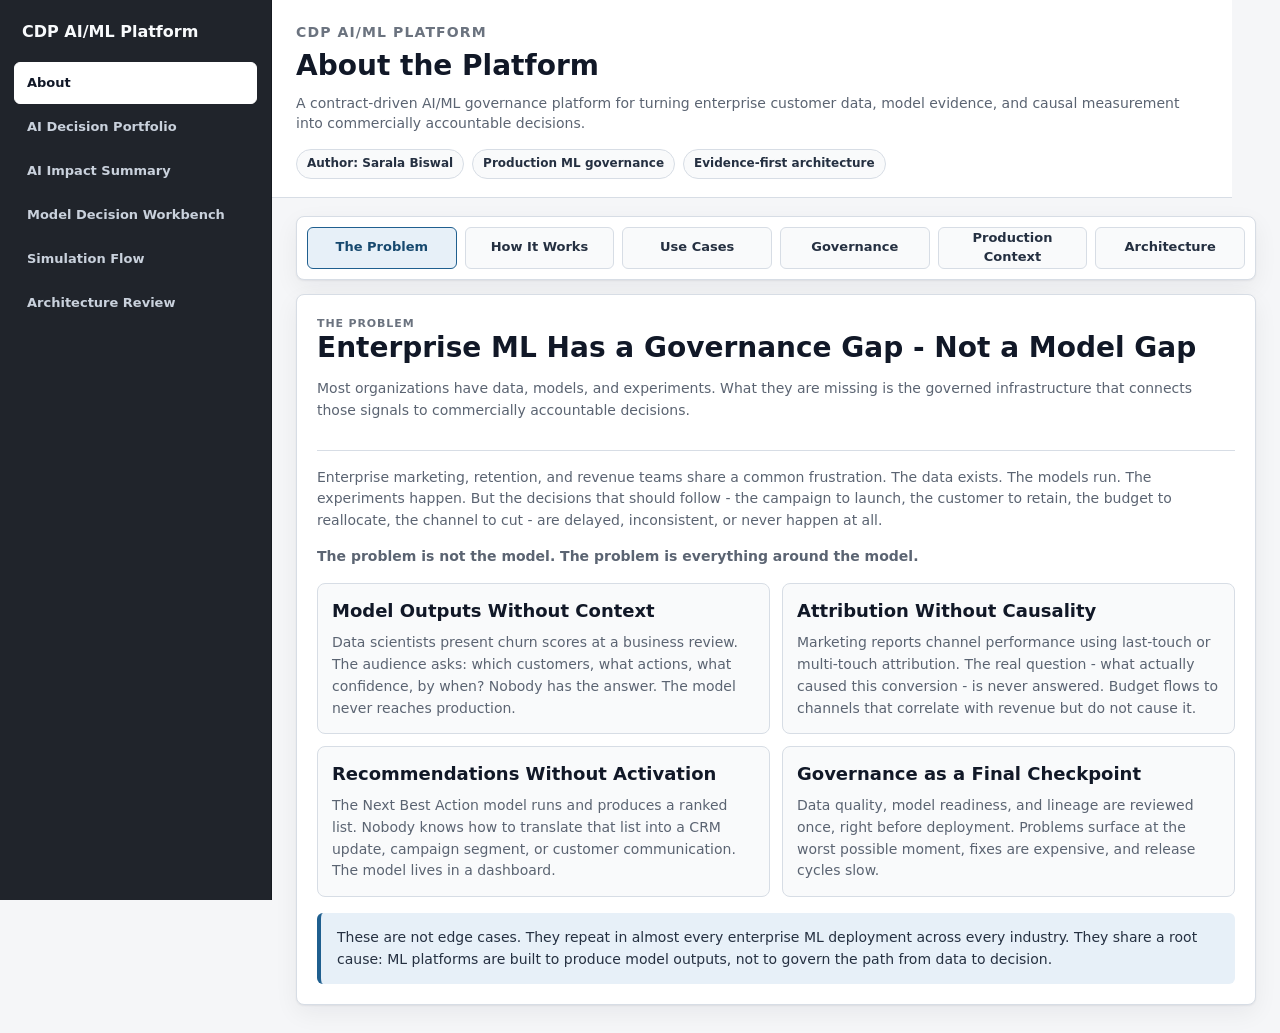
<file: ui/experience/about.html>
<!doctype html>
<html lang="en">
  <head>
    <meta charset="UTF-8" />
    <meta name="viewport" content="width=device-width, initial-scale=1.0" />
    <title>CDP AI/ML Platform | About</title>
    <link rel="stylesheet" href="business-storyboard.css" />
    <link rel="stylesheet" href="workbench-theme.css" />
    <link rel="stylesheet" href="about.css" />
  </head>
  <body>
    <main class="shell about-shell">
      <nav class="top-nav story-nav" aria-label="Application navigation">
        <a href="about.html" class="is-active">About</a>
        <a href="business-home.html">AI Decision Portfolio</a>
        <a href="business-exec-summary.html">AI Impact Summary</a>
        <a href="workbench.html">Model Decision Workbench</a>
        <a href="index.html#simulation">Simulation Flow</a>
        <a href="index.html#architecture">Architecture Review</a>
      </nav>

      <section class="hero about-hero">
        <p class="eyebrow">CDP AI/ML Platform</p>
        <h1>About the Platform</h1>
        <p>
          A contract-driven AI/ML governance platform for turning enterprise customer data,
          model evidence, and causal measurement into commercially accountable decisions.
        </p>
        <div class="about-meta">
          <span>Author: Sarala Biswal</span>
          <span>Production ML governance</span>
          <span>Evidence-first architecture</span>
        </div>
      </section>

      <section class="about-tabs" aria-label="About sections">
        <div class="about-tab-list" role="tablist" aria-label="About page sections">
          <button id="tab-problem" class="about-tab is-active" type="button" role="tab" aria-selected="true" aria-controls="panel-problem" data-about-tab="problem">The Problem</button>
          <button id="tab-solution" class="about-tab" type="button" role="tab" aria-selected="false" aria-controls="panel-solution" data-about-tab="solution">How It Works</button>
          <button id="tab-use-cases" class="about-tab" type="button" role="tab" aria-selected="false" aria-controls="panel-use-cases" data-about-tab="use-cases">Use Cases</button>
          <button id="tab-governance" class="about-tab" type="button" role="tab" aria-selected="false" aria-controls="panel-governance" data-about-tab="governance">Governance</button>
          <button id="tab-production" class="about-tab" type="button" role="tab" aria-selected="false" aria-controls="panel-production" data-about-tab="production">Production Context</button>
          <button id="tab-architecture" class="about-tab" type="button" role="tab" aria-selected="false" aria-controls="panel-architecture" data-about-tab="architecture">Architecture</button>
        </div>

        <article id="panel-problem" class="about-panel is-active" role="tabpanel" aria-labelledby="tab-problem" data-about-panel="problem">
          <header class="about-section-head">
            <p class="eyebrow">The Problem</p>
            <h2>Enterprise ML Has a Governance Gap - Not a Model Gap</h2>
            <p>
              Most organizations have data, models, and experiments. What they are missing is
              the governed infrastructure that connects those signals to commercially accountable decisions.
            </p>
          </header>

          <p>
            Enterprise marketing, retention, and revenue teams share a common frustration.
            The data exists. The models run. The experiments happen. But the decisions that
            should follow - the campaign to launch, the customer to retain, the budget to
            reallocate, the channel to cut - are delayed, inconsistent, or never happen at all.
          </p>
          <p><strong>The problem is not the model. The problem is everything around the model.</strong></p>

          <div class="about-card-grid">
            <section class="about-card">
              <h3>Model Outputs Without Context</h3>
              <p>Data scientists present churn scores at a business review. The audience asks: which customers, what actions, what confidence, by when? Nobody has the answer. The model never reaches production.</p>
            </section>
            <section class="about-card">
              <h3>Attribution Without Causality</h3>
              <p>Marketing reports channel performance using last-touch or multi-touch attribution. The real question - what actually caused this conversion - is never answered. Budget flows to channels that correlate with revenue but do not cause it.</p>
            </section>
            <section class="about-card">
              <h3>Recommendations Without Activation</h3>
              <p>The Next Best Action model runs and produces a ranked list. Nobody knows how to translate that list into a CRM update, campaign segment, or customer communication. The model lives in a dashboard.</p>
            </section>
            <section class="about-card">
              <h3>Governance as a Final Checkpoint</h3>
              <p>Data quality, model readiness, and lineage are reviewed once, right before deployment. Problems surface at the worst possible moment, fixes are expensive, and release cycles slow.</p>
            </section>
          </div>

          <aside class="about-callout">
            These are not edge cases. They repeat in almost every enterprise ML deployment across every industry.
            They share a root cause: ML platforms are built to produce model outputs, not to govern the path from data to decision.
          </aside>
        </article>

        <article id="panel-solution" class="about-panel" role="tabpanel" aria-labelledby="tab-solution" data-about-panel="solution" hidden>
          <header class="about-section-head">
            <p class="eyebrow">How It Works</p>
            <h2>A Contract-Driven Platform That Connects Data to Governed Decisions</h2>
            <p>Four use cases. Eight pipeline stages. One evidence-first architecture. Every run is auditable from source data to business action.</p>
          </header>

          <p>
            This platform is built around a single principle: governance is not a checkpoint
            at the end of a pipeline. It is an output of every stage. Every use case is defined
            by a contract that specifies inputs, outputs, runtime model selection, fallback behavior,
            and governance requirements.
          </p>

          <ol class="about-flow" aria-label="Eight stage AI/ML pipeline">
            <li>Data Sources</li>
            <li>Ingestion + Event Bus</li>
            <li>Raw Storage + Curated Warehouse</li>
            <li>Identity Resolution + Customer 360</li>
            <li>Feature Layer</li>
            <li>Model Layer</li>
            <li>Serving + Activation</li>
            <li>Monitoring + Governance</li>
          </ol>

          <div class="about-card-grid">
            <section class="about-card">
              <h3>Context for Model Outputs</h3>
              <p>Every run produces source data, feature vectors, model inputs, predictions, confidence metrics, and activation mapping. Business users see recommendations with traceable evidence.</p>
            </section>
            <section class="about-card">
              <h3>Causality Instead of Attribution</h3>
              <p>Campaign Incrementality uses EconML and DoWhy to measure true causal lift. Media Mix Modeling uses PyMC-Marketing Bayesian inference to separate channel contribution from correlation.</p>
            </section>
            <section class="about-card">
              <h3>Activation-Ready Recommendations</h3>
              <p>Stage 7 maps every model output to a concrete business action: CRM update, campaign segment, retention offer, or budget reallocation.</p>
            </section>
            <section class="about-card">
              <h3>Continuous Governance</h3>
              <p>Data quality blockers are caught at Stage 2, feature validation at Stage 5, model readiness at Stage 6, and governance approval before promotion.</p>
            </section>
          </div>
        </article>

        <article id="panel-use-cases" class="about-panel" role="tabpanel" aria-labelledby="tab-use-cases" data-about-panel="use-cases" hidden>
          <header class="about-section-head">
            <p class="eyebrow">Use Cases</p>
            <h2>Four Production Use Cases. Three Distinct ML Paradigms.</h2>
            <p>Different business problems require different kinds of answers. This platform covers discriminative, Bayesian, and causal ML.</p>
          </header>

          <div class="about-usecase-list">
            <section class="about-usecase">
              <h3>UC-NBA-RET-001 - Next Best Action for Retention</h3>
              <p><strong>Business question:</strong> Which action should we take with this customer right now to maximize retention?</p>
              <p><strong>ML approach:</strong> TensorFlow uplift modeling and action ranking.</p>
              <p><strong>Output:</strong> Ranked action list with expected impact, confidence interval, customer segment context, and CRM-ready activation payload.</p>
              <p><strong>Why:</strong> Churn tells you who is at risk. Uplift tells you what intervention can change the outcome for each customer.</p>
            </section>
            <section class="about-usecase">
              <h3>UC-CHURN-RET-002 - Churn Prediction and Retention Actioning</h3>
              <p><strong>Business question:</strong> Which customers are at risk, at what probability, and with what urgency?</p>
              <p><strong>ML approach:</strong> TensorFlow classifier trained on behavioral, usage, support, and commercial signals.</p>
              <p><strong>Output:</strong> Churn probability, confidence bands, signal breakdown, urgency tier, and recommended retention motion.</p>
              <p><strong>Why:</strong> The probability distribution matters more than a binary flag; 78% risk and 52% risk require different treatment.</p>
            </section>
            <section class="about-usecase">
              <h3>UC-MMM-PLN-003 - Media Mix Modeling and Budget Optimization</h3>
              <p><strong>Business question:</strong> What is the true contribution of each channel, and how should budget move?</p>
              <p><strong>ML approach:</strong> PyMC-Marketing Bayesian hierarchical model.</p>
              <p><strong>Output:</strong> Channel contribution distributions, budget recommendations, uncertainty bounds, saturation curves, and diminishing return estimates.</p>
              <p><strong>Why:</strong> Bayesian MMM shows both what the model estimates and how confident it is, which matters for budget decisions.</p>
            </section>
            <section class="about-usecase">
              <h3>UC-INCR-MKT-004 - Campaign Incrementality Measurement</h3>
              <p><strong>Business question:</strong> Did this campaign actually cause the outcome, or would those customers have converted anyway?</p>
              <p><strong>ML approach:</strong> EconML and DoWhy causal inference.</p>
              <p><strong>Output:</strong> Incremental lift, average treatment effect, confidence intervals, counterfactual baseline, and channel-level incrementality.</p>
              <p><strong>Why:</strong> Causal inference estimates whether the campaign changed behavior, which is the budget question that matters.</p>
            </section>
          </div>

          <div class="about-paradigms">
            <div><strong>Discriminative</strong><span>TensorFlow for classification, ranking, propensity, and uplift.</span></div>
            <div><strong>Bayesian</strong><span>PyMC-Marketing for attribution, budget optimization, and uncertainty.</span></div>
            <div><strong>Causal</strong><span>EconML + DoWhy for incrementality, counterfactuals, and policy decisions.</span></div>
          </div>
        </article>

        <article id="panel-governance" class="about-panel" role="tabpanel" aria-labelledby="tab-governance" data-about-panel="governance" hidden>
          <header class="about-section-head">
            <p class="eyebrow">Governance</p>
            <h2>Evidence-First Governance - Not Compliance Theater</h2>
            <p>Every pipeline run produces inspectable evidence at every stage. Governance is an artifact, not an approval email.</p>
          </header>

          <div class="about-stage-grid">
            <section><strong>Stage 2 - Ingestion</strong><span>Data quality validation runs before any model sees the data. Blockers and warnings are recorded in the artifact manifest.</span></section>
            <section><strong>Stage 4 - Identity Resolution</strong><span>Splink probabilistic matching records match rates, confidence thresholds, and resolution decisions.</span></section>
            <section><strong>Stage 5 - Feature Layer</strong><span>Feature snapshots are versioned per run, point-in-time correctness is enforced, and schema versions are tracked.</span></section>
            <section><strong>Stage 6 - Model Layer</strong><span>Readiness checks, evaluation metrics, champion/challenger comparison, and registry metadata are recorded before promotion.</span></section>
            <section><strong>Stage 7 - Serving + Activation</strong><span>Inference produces activation payloads traceable to model version, feature snapshot, and training run.</span></section>
            <section><strong>Stage 8 - Monitoring + Governance</strong><span>Prometheus metrics, MLflow lineage, and governance approvals track runtime health and promotion readiness.</span></section>
          </div>

          <section class="about-callout">
            <strong>Promotion lifecycle:</strong> generate synthetic data, train versioned artifacts, evaluate baseline versus challenger,
            run model-readiness checks, register metadata, approve warnings, promote to approved status, and deploy to serving.
          </section>

          <section class="about-card">
            <h3>Audit Trail</h3>
            <p>One run ID connects every artifact from source data to business action: source snapshot hash, feature vector snapshot, model version, prediction confidence, activation mapping, telemetry, governance approval, and run summary manifest.</p>
          </section>
        </article>

        <article id="panel-production" class="about-panel" role="tabpanel" aria-labelledby="tab-production" data-about-panel="production" hidden>
          <header class="about-section-head">
            <p class="eyebrow">Production Context</p>
            <h2>Built From Production Experience at Oracle Scale</h2>
            <p>This platform demonstrates architectural patterns validated in production at Oracle's Unity Customer Data Platform.</p>
          </header>

          <div class="about-card-grid">
            <section class="about-card">
              <h3>Six Production Model Families</h3>
              <p>Next Best Action / Offer, Churn and Engagement Propensity, Customer Lifetime Value, RFM Segmentation, Multi-Touch Attribution, and Media Mix Modeling.</p>
            </section>
            <section class="about-card">
              <h3>Production MLOps Stack</h3>
              <p>Feature stores, training pipelines, real-time and batch inference, embedding pipelines, vector database integrations, drift detection, and responsible AI governance.</p>
            </section>
            <section class="about-card">
              <h3>What This App Demonstrates</h3>
              <p>The four use cases map to production model types, the eight-stage pipeline reflects the data flow, and the governance model reflects responsible AI and MLOps maturity patterns.</p>
            </section>
            <section class="about-card">
              <h3>Scale Context</h3>
              <p>9,000+ customers at day-one GA, six production ML models shipped simultaneously, real-time plus batch inference, and MLOps governance from day one.</p>
            </section>
          </div>
        </article>

        <article id="panel-architecture" class="about-panel" role="tabpanel" aria-labelledby="tab-architecture" data-about-panel="architecture" hidden>
          <header class="about-section-head">
            <p class="eyebrow">Architecture</p>
            <h2>Three ML Paradigms. Eight Pipeline Stages. One Contract-Driven Platform.</h2>
            <p>The technology choices are deliberate. Each framework solves the problem type it is best suited for.</p>
          </header>

          <div class="about-card-grid">
            <section class="about-card">
              <h3>TensorFlow</h3>
              <p>Used for NBA and Churn because these are supervised learning problems: uplift modeling, multi-class classification, action ranking, and propensity scoring.</p>
            </section>
            <section class="about-card">
              <h3>PyMC-Marketing</h3>
              <p>Used for Media Mix Modeling because MMM is fundamentally about uncertainty quantification, channel contribution distributions, and budget decisions under uncertainty.</p>
            </section>
            <section class="about-card">
              <h3>EconML + DoWhy</h3>
              <p>Used for Campaign Incrementality because the platform must answer whether an intervention changed outcomes, for which customers, and by how much.</p>
            </section>
            <section class="about-card">
              <h3>Runtime Profiles</h3>
              <p>Standalone, Advanced ML, OSS Integrated, and Enterprise profiles scale infrastructure while preserving the same contract outputs, governance artifacts, and audit trail.</p>
            </section>
          </div>

          <div class="about-stack">
            <span>Feast feature management</span>
            <span>MLflow registry</span>
            <span>Splink identity resolution</span>
            <span>Kafka event bus</span>
            <span>PostgreSQL + MinIO storage</span>
            <span>Airflow orchestration</span>
            <span>Keycloak access control</span>
            <span>Prometheus monitoring</span>
          </div>

          <section class="about-callout">
            Design principles: contract before code, evidence before promotion, fallback without silence, and infrastructure by injection.
          </section>
        </article>
      </section>
    </main>

    <script src="about.js"></script>
  </body>
</html>
</file>
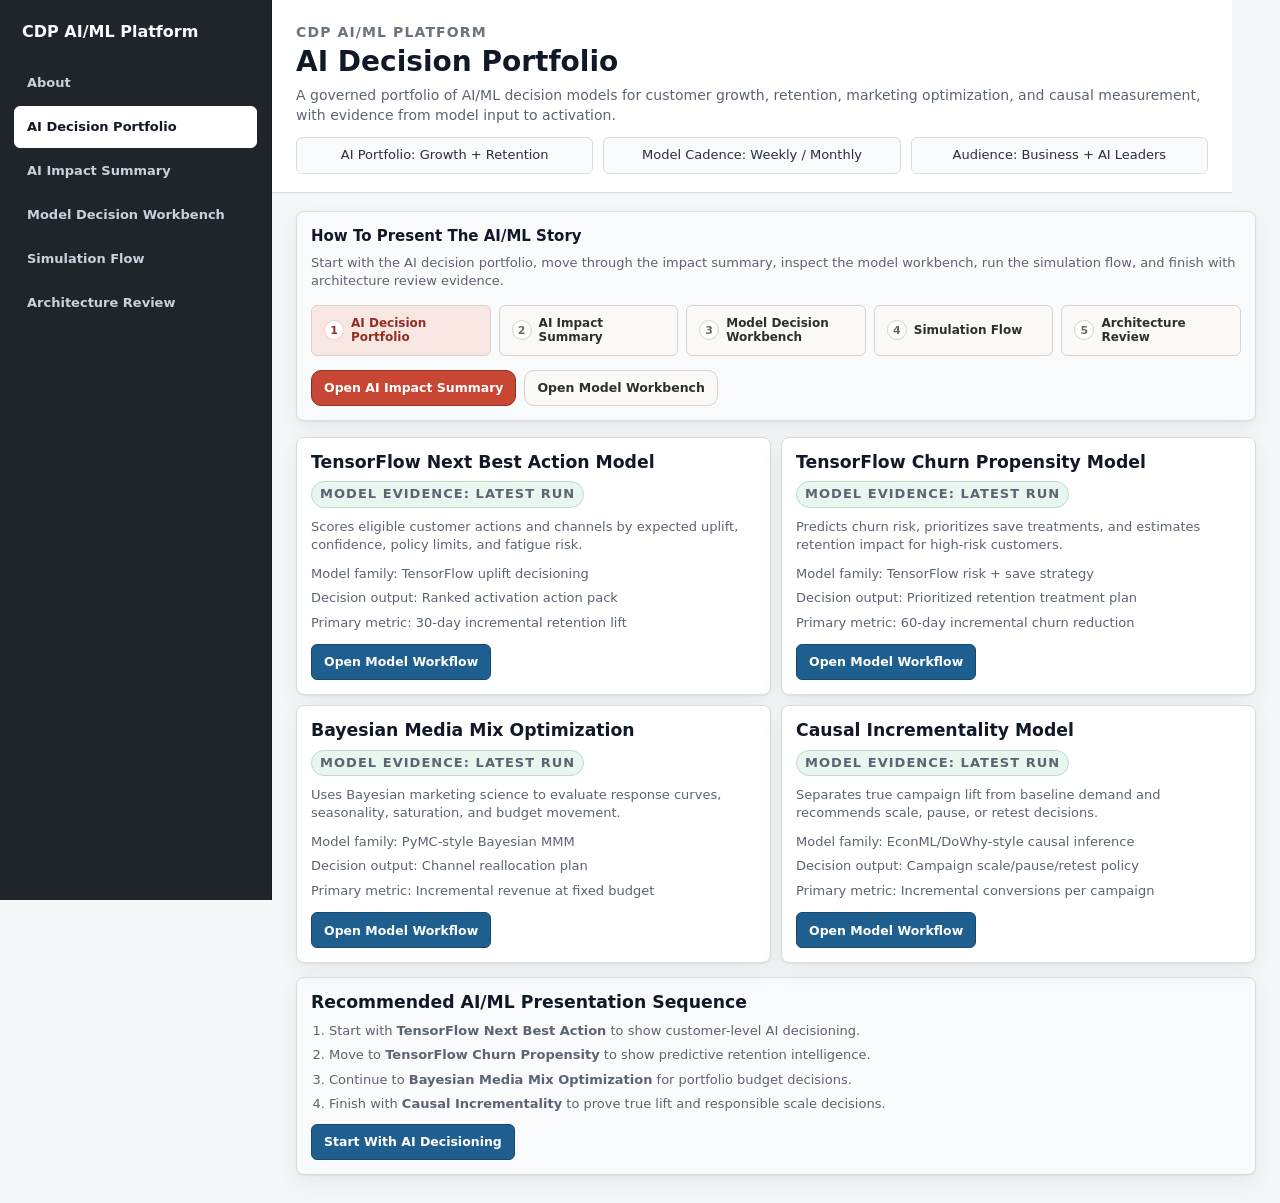
<file: ui/experience/business-home.html>
<!doctype html>
<html lang="en">
  <head>
    <meta charset="UTF-8" />
    <meta name="viewport" content="width=device-width, initial-scale=1.0" />
    <title>CDP AI/ML Platform | AI Decision Portfolio</title>
    <link rel="stylesheet" href="business-storyboard.css" />
    <link rel="stylesheet" href="workbench-theme.css" />
  </head>
  <body>
    <main class="shell">
      <nav class="top-nav story-nav" aria-label="Business decision journey">
        <a href="about.html">About</a>
        <a href="business-home.html" class="is-active">AI Decision Portfolio</a>
        <a href="business-exec-summary.html">AI Impact Summary</a>
        <a href="workbench.html">Model Decision Workbench</a>
        <a href="index.html#simulation">Simulation Flow</a>
        <a href="index.html#architecture">Architecture Review</a>
      </nav>

      <section class="hero">
        <p class="eyebrow">CDP AI/ML Platform</p>
        <h1>AI Decision Portfolio</h1>
        <p>
          A governed portfolio of AI/ML decision models for customer growth, retention, marketing optimization,
          and causal measurement, with evidence from model input to activation.
        </p>
        <div class="flow-strip">
          <div class="flow-pill">AI Portfolio: Growth + Retention</div>
          <div class="flow-pill">Model Cadence: Weekly / Monthly</div>
          <div class="flow-pill">Audience: Business + AI Leaders</div>
        </div>
      </section>

      <section class="support-panel presentation-arrow-panel">
        <div class="presentation-arrow-copy">
          <h3>How To Present The AI/ML Story</h3>
          <p>
            Start with the AI decision portfolio, move through the impact summary, inspect the model workbench,
            run the simulation flow, and finish with architecture review evidence.
          </p>
        </div>
        <ol class="presentation-arrow-flow" aria-label="Presentation sequence">
          <li><span>1</span>AI Decision Portfolio</li>
          <li><span>2</span>AI Impact Summary</li>
          <li><span>3</span>Model Decision Workbench</li>
          <li><span>4</span>Simulation Flow</li>
          <li><span>5</span>Architecture Review</li>
        </ol>
        <div class="support-actions">
          <a class="support-link" href="business-exec-summary.html" title="Review AI impact, model health, and readiness across all flows.">Open AI Impact Summary</a>
          <a class="support-link" href="workbench.html" title="Inspect model recommendations, impact, and evidence for the selected flow.">Open Model Workbench</a>
        </div>
      </section>

      <section class="flow-card-grid" aria-label="Business flow pages">
        <article class="flow-card">
          <h2>TensorFlow Next Best Action Model</h2>
          <p class="flow-card-mode" title="The card reflects the latest model run served by the local API.">Model evidence: Latest run</p>
          <p>Scores eligible customer actions and channels by expected uplift, confidence, policy limits, and fatigue risk.</p>
          <ul>
            <li>Model family: TensorFlow uplift decisioning</li>
            <li>Decision output: Ranked activation action pack</li>
            <li>Primary metric: 30-day incremental retention lift</li>
          </ul>
          <a href="workbench.html?scenario=nba&persona=business&step=1" title="Open the model workflow at the input step.">Open Model Workflow</a>
        </article>

        <article class="flow-card">
          <h2>TensorFlow Churn Propensity Model</h2>
          <p class="flow-card-mode" title="The card reflects the latest model run served by the local API.">Model evidence: Latest run</p>
          <p>Predicts churn risk, prioritizes save treatments, and estimates retention impact for high-risk customers.</p>
          <ul>
            <li>Model family: TensorFlow risk + save strategy</li>
            <li>Decision output: Prioritized retention treatment plan</li>
            <li>Primary metric: 60-day incremental churn reduction</li>
          </ul>
          <a href="workbench.html?scenario=churn&persona=business&step=1" title="Open the churn model workflow at the input step.">Open Model Workflow</a>
        </article>

        <article class="flow-card">
          <h2>Bayesian Media Mix Optimization</h2>
          <p class="flow-card-mode" title="The card reflects the latest model run served by the local API.">Model evidence: Latest run</p>
          <p>Uses Bayesian marketing science to evaluate response curves, seasonality, saturation, and budget movement.</p>
          <ul>
            <li>Model family: PyMC-style Bayesian MMM</li>
            <li>Decision output: Channel reallocation plan</li>
            <li>Primary metric: Incremental revenue at fixed budget</li>
          </ul>
          <a href="workbench.html?scenario=mmm&persona=business&step=1" title="Open the Bayesian MMM workflow at the input step.">Open Model Workflow</a>
        </article>

        <article class="flow-card">
          <h2>Causal Incrementality Model</h2>
          <p class="flow-card-mode" title="The card reflects the latest model run served by the local API.">Model evidence: Latest run</p>
          <p>Separates true campaign lift from baseline demand and recommends scale, pause, or retest decisions.</p>
          <ul>
            <li>Model family: EconML/DoWhy-style causal inference</li>
            <li>Decision output: Campaign scale/pause/retest policy</li>
            <li>Primary metric: Incremental conversions per campaign</li>
          </ul>
          <a href="workbench.html?scenario=incrementality&persona=business&step=1" title="Open the causal model workflow at the input step.">Open Model Workflow</a>
        </article>
      </section>

      <section class="presentation-path">
        <h3>Recommended AI/ML Presentation Sequence</h3>
        <ol>
          <li>Start with <strong>TensorFlow Next Best Action</strong> to show customer-level AI decisioning.</li>
          <li>Move to <strong>TensorFlow Churn Propensity</strong> to show predictive retention intelligence.</li>
          <li>Continue to <strong>Bayesian Media Mix Optimization</strong> for portfolio budget decisions.</li>
          <li>Finish with <strong>Causal Incrementality</strong> to prove true lift and responsible scale decisions.</li>
        </ol>
        <a href="workbench.html?scenario=nba&persona=business&step=1">Start With AI Decisioning</a>
      </section>
    </main>
  </body>
</html>
</file>
<file: ui/experience/business-storyboard.css>
:root {
  --ink-900: #102336;
  --ink-700: #274662;
  --ink-500: #5a7891;
  --mist-120: #e8f1f8;
  --mist-80: #eff6fb;
  --mist-40: #f8fcff;
  --surface: #ffffff;
  --border-soft: #dbe9f4;
  --sky-600: #206ea2;
  --sea-600: #1e7c74;
  --amber-600: #b67b27;
  --rose-600: #b86258;
  --radius-xl: 20px;
  --radius-lg: 16px;
  --radius-md: 12px;
  --radius-sm: 10px;
  --shadow-soft: 0 14px 30px rgba(18, 46, 71, 0.1);
  --shadow-hero: 0 24px 56px rgba(13, 45, 70, 0.22);
  --font-main: Inter, ui-sans-serif, system-ui, -apple-system, BlinkMacSystemFont, "Segoe UI", Roboto, "Helvetica Neue", Arial, sans-serif;
}

* {
  box-sizing: border-box;
}

body {
  margin: 0;
  font-family: var(--font-main);
  color: var(--ink-900);
  background:
    radial-gradient(circle at 10% 0%, #d6edfc 0%, transparent 46%),
    radial-gradient(circle at 90% 0%, #ddf7ef 0%, transparent 38%),
    linear-gradient(180deg, #eff7fd 0%, #f8fcff 34%, #ffffff 100%);
}

.shell {
  max-width: 1200px;
  margin: 0 auto;
  padding: 24px 20px 40px;
}

.top-nav {
  display: flex;
  flex-wrap: wrap;
  align-items: center;
  gap: 8px;
  margin-bottom: 12px;
}

.top-nav a {
  text-decoration: none;
  color: #0f3e5e;
  background: rgba(255, 255, 255, 0.72);
  border: 1px solid #d6e6f2;
  border-radius: 999px;
  padding: 8px 12px;
  font-size: 13px;
}

.top-nav a.is-active {
  background: #1f7b75;
  border-color: #1f7b75;
  color: #ffffff;
}

.story-nav {
  align-items: stretch;
}

.story-nav a {
  display: inline-flex;
  align-items: center;
  gap: 6px;
  min-height: 36px;
}

.story-nav a span {
  display: inline-flex;
  align-items: center;
  justify-content: center;
  min-width: 24px;
  height: 22px;
  border-radius: 999px;
  background: #e7f1f9;
  color: #1a628f;
  font-weight: 800;
  font-size: 11px;
}

.story-nav a.is-active span {
  background: rgba(255, 255, 255, 0.2);
  color: #ffffff;
}

.hero {
  background: linear-gradient(125deg, #153854 0%, #205e8a 58%, #2d8a86 100%);
  color: #f7fcff;
  border-radius: 24px;
  box-shadow: var(--shadow-hero);
  padding: 24px 22px 20px;
  position: relative;
  overflow: hidden;
}

.hero::after {
  content: "";
  position: absolute;
  right: -60px;
  bottom: -90px;
  width: 220px;
  height: 220px;
  border-radius: 50%;
  background: rgba(255, 255, 255, 0.12);
}

.hero > * {
  position: relative;
  z-index: 1;
}

.eyebrow {
  margin: 0 0 5px;
  text-transform: uppercase;
  letter-spacing: 0.08em;
  font-size: 12px;
  opacity: 0.9;
}

.hero h1 {
  margin: 0 0 10px;
  font-size: clamp(26px, 4vw, 38px);
  line-height: 1.04;
}

.hero p {
  margin: 0;
  max-width: 780px;
  line-height: 1.45;
}

.hero-live-status {
  margin-top: 10px;
  font-size: 12px;
  opacity: 0.92;
}

.hero-steps {
  margin-top: 12px;
  font-size: 13px;
  line-height: 1.5;
  color: #dff0fb;
}

.flow-strip {
  display: grid;
  grid-template-columns: repeat(3, minmax(0, 1fr));
  gap: 12px;
  margin-top: 16px;
}

.flow-pill {
  border: 1px solid rgba(255, 255, 255, 0.25);
  background: rgba(255, 255, 255, 0.15);
  border-radius: 999px;
  padding: 10px 12px;
  text-align: center;
  font-size: 13px;
}

.story-intro {
  margin-top: 14px;
  background: var(--surface);
  border: 1px solid var(--border-soft);
  border-radius: var(--radius-md);
  box-shadow: var(--shadow-soft);
  padding: 14px;
}

.story-title {
  margin: 0 0 8px;
  font-size: 18px;
  color: #1b4d6e;
}

.story-intro p {
  margin: 0;
  color: var(--ink-700);
  font-size: 14px;
  line-height: 1.45;
}

.story-intro p + p {
  margin-top: 8px;
}

.story-help {
  color: #305a76;
}

.pipeline {
  display: grid;
  grid-template-columns: repeat(3, minmax(0, 1fr));
  gap: 14px;
  margin-top: 16px;
}

.stage {
  background: var(--surface);
  border: 1px solid var(--border-soft);
  border-radius: var(--radius-lg);
  box-shadow: var(--shadow-soft);
  padding: 14px;
}

.stage-badge {
  display: inline-block;
  color: #ffffff;
  border-radius: 999px;
  padding: 4px 9px;
  font-size: 11px;
  text-transform: uppercase;
  letter-spacing: 0.06em;
  margin-bottom: 8px;
}

.stage-input .stage-badge {
  background: var(--sky-600);
}

.stage-reco .stage-badge {
  background: var(--sea-600);
}

.stage-impact .stage-badge {
  background: var(--amber-600);
}

.stage h2 {
  margin: 0 0 8px;
  font-size: 21px;
  line-height: 1.2;
}

.small-note {
  margin: 0;
  color: var(--ink-700);
  font-size: 13px;
  line-height: 1.4;
}

.stage-metric {
  margin-top: 10px;
  border: 1px solid #ddeaf3;
  background: #f6fbff;
  border-radius: var(--radius-sm);
  padding: 9px 10px;
}

.stage-metric.compact {
  margin-top: 0;
}

.stage-metric-grid {
  margin-top: 10px;
  display: grid;
  grid-template-columns: repeat(2, minmax(0, 1fr));
  gap: 8px;
}

.metric-label {
  margin: 0 0 4px;
  color: var(--ink-500);
  text-transform: uppercase;
  letter-spacing: 0.04em;
  font-size: 11px;
}

.metric-value {
  margin: 0;
  font-size: 24px;
  color: #153b57;
}

.metric-sub {
  margin: 4px 0 0;
  color: var(--ink-700);
  font-size: 12px;
  line-height: 1.35;
}

.signal-list {
  list-style: none;
  padding: 0;
  margin: 10px 0 0;
  display: grid;
  gap: 8px;
}

.signal-list li {
  background: var(--mist-40);
  border: 1px solid #e0ebf3;
  border-radius: var(--radius-sm);
  padding: 9px 10px;
  font-size: 13px;
  line-height: 1.35;
}

.signal-tag {
  display: inline-block;
  border-radius: 999px;
  font-size: 11px;
  padding: 2px 8px;
  margin-right: 5px;
  vertical-align: 1px;
}

.tag-good {
  background: #def3e6;
  color: #1d6f40;
}

.tag-watch {
  background: #fff2df;
  color: #8d5a0f;
}

.tag-risk {
  background: #f9e3e1;
  color: #8d3f39;
}

.recommendation-table {
  width: 100%;
  border-collapse: collapse;
  font-size: 13px;
  margin-top: 10px;
}

.recommendation-table th,
.recommendation-table td {
  text-align: left;
  padding: 8px 6px;
  border-bottom: 1px solid #e5edf4;
}

.recommendation-table th {
  color: var(--ink-500);
  font-weight: 600;
}

.rank-dot {
  width: 25px;
  height: 25px;
  border-radius: 50%;
  color: #ffffff;
  display: inline-flex;
  align-items: center;
  justify-content: center;
  font-size: 12px;
}

.rank-1 {
  background: #217e77;
}

.rank-2 {
  background: #2c84ba;
}

.rank-3 {
  background: #bd7f26;
}

.impact-grid {
  display: grid;
  gap: 8px;
  margin-top: 10px;
}

.impact-row {
  border: 1px solid #e1ebf3;
  background: var(--mist-40);
  border-radius: var(--radius-sm);
  padding: 8px 10px;
}

.impact-head {
  display: flex;
  justify-content: space-between;
  gap: 10px;
  font-size: 13px;
  margin-bottom: 5px;
}

.bar {
  width: 100%;
  height: 8px;
  background: #e8eff5;
  border-radius: 999px;
  overflow: hidden;
}

.fill {
  height: 100%;
  border-radius: 999px;
}

.fill-revenue {
  background: linear-gradient(90deg, #24887d, #57c299);
}

.fill-retention {
  background: linear-gradient(90deg, #247db7, #61afdd);
}

.fill-margin {
  background: linear-gradient(90deg, #b37721, #e3a44a);
}

.fill-risk {
  background: linear-gradient(90deg, #b85d54, #d98077);
}

.decision-panel {
  margin-top: 12px;
  border: 1px solid #d9e9f4;
  background: #f5fbff;
  border-radius: var(--radius-md);
  padding: 11px;
}

.decision-panel h3 {
  margin: 0 0 8px;
  font-size: 15px;
}

.decision-panel p {
  margin: 0;
  color: var(--ink-700);
  font-size: 13px;
}

.actions {
  display: flex;
  flex-wrap: wrap;
  gap: 8px;
  margin-top: 9px;
}

.btn {
  border: none;
  border-radius: 10px;
  padding: 9px 12px;
  font-size: 13px;
}

.btn-primary {
  color: #ffffff;
  background: #1f7b75;
}

.btn-secondary {
  color: #1b4566;
  background: #e5f0f8;
}

.footnote {
  margin-top: 13px;
  color: var(--ink-500);
  font-size: 12px;
}

.journey-nav {
  margin-top: 14px;
  display: flex;
  flex-wrap: wrap;
  gap: 8px;
}

.journey-nav a {
  text-decoration: none;
  display: inline-block;
  border-radius: 10px;
  padding: 8px 12px;
  font-size: 13px;
}

.journey-back {
  border: 1px solid #d8e8f3;
  background: #f4f9fd;
  color: #214966;
}

.journey-next {
  background: #1f7b75;
  color: #ffffff;
}

.flow-card-grid {
  margin-top: 16px;
  display: grid;
  grid-template-columns: repeat(2, minmax(0, 1fr));
  gap: 14px;
}

.flow-card {
  background: var(--surface);
  border: 1px solid var(--border-soft);
  border-radius: var(--radius-lg);
  box-shadow: var(--shadow-soft);
  padding: 14px;
}

.flow-card h2 {
  margin: 0 0 8px;
  font-size: 20px;
}

.flow-card-mode {
  margin: 0 0 8px;
  font-size: 12px;
  display: inline-block;
  padding: 3px 8px;
  border-radius: 999px;
  background: #def4ea;
  color: #1d6940;
}

.flow-card-mode.is-pending {
  background: #fff1de;
  color: #80510d;
}

.flow-card p {
  margin: 0 0 10px;
  font-size: 14px;
  color: var(--ink-700);
  line-height: 1.45;
}

.flow-card ul {
  list-style: none;
  margin: 0 0 12px;
  padding: 0;
  display: grid;
  gap: 6px;
  font-size: 13px;
}

.flow-card a {
  text-decoration: none;
  display: inline-block;
  border-radius: 10px;
  padding: 8px 11px;
  background: #1f7b75;
  color: #ffffff;
  font-size: 13px;
}

.support-panel {
  margin-top: 14px;
  border: 1px solid var(--border-soft);
  background: var(--mist-80);
  border-radius: var(--radius-md);
  padding: 12px;
  display: grid;
  grid-template-columns: minmax(0, 1fr) auto;
  gap: 14px;
  align-items: center;
}

.support-panel h3 {
  margin: 0 0 8px;
  font-size: 15px;
}

.support-panel p {
  margin: 0;
  color: var(--ink-700);
  font-size: 13px;
  line-height: 1.4;
}

.support-actions {
  display: flex;
  flex-wrap: wrap;
  gap: 8px;
  justify-content: flex-end;
}

.support-link {
  text-decoration: none;
  display: inline-block;
  border-radius: 10px;
  padding: 8px 12px;
  background: #1f7b75;
  color: #ffffff;
  font-size: 13px;
  white-space: nowrap;
}

.presentation-path {
  margin-top: 14px;
  border: 1px solid #dbe8f2;
  background: #f8fcff;
  border-radius: var(--radius-md);
  padding: 13px;
}

.presentation-path h3 {
  margin: 0 0 8px;
  font-size: 16px;
}

.presentation-path ol {
  margin: 0;
  padding-left: 18px;
  display: grid;
  gap: 6px;
  color: var(--ink-700);
  font-size: 13px;
}

.presentation-path a {
  text-decoration: none;
  margin-top: 10px;
  display: inline-block;
  border-radius: 10px;
  padding: 8px 12px;
  background: #1f7b75;
  color: #ffffff;
  font-size: 13px;
}

.exec-hero {
  padding-bottom: 18px;
}

.exec-toolbar {
  margin-top: 14px;
  display: flex;
  flex-wrap: wrap;
  gap: 8px;
}

.exec-portfolio {
  margin-top: 12px;
}

.exec-portfolio-card {
  background: var(--surface);
  border: 1px solid var(--border-soft);
  border-radius: var(--radius-lg);
  box-shadow: var(--shadow-soft);
  padding: 14px;
}

.exec-portfolio-card h2 {
  margin: 0;
  font-size: 21px;
}

.exec-portfolio-grid {
  margin-top: 10px;
  display: grid;
  grid-template-columns: repeat(4, minmax(0, 1fr));
  gap: 10px;
}

.exec-portfolio-grid .metric-value {
  font-size: 21px;
}

.exec-grid {
  margin-top: 14px;
  display: grid;
  grid-template-columns: repeat(2, minmax(0, 1fr));
  gap: 12px;
}

.exec-card {
  background: var(--surface);
  border: 1px solid var(--border-soft);
  border-radius: var(--radius-lg);
  box-shadow: var(--shadow-soft);
  padding: 13px;
}

.exec-card-error {
  border-color: #efd1ce;
  background: #fff8f7;
}

.exec-card-head {
  display: flex;
  align-items: baseline;
  justify-content: space-between;
  gap: 8px;
}

.exec-card h3 {
  margin: 0;
  font-size: 19px;
}

.exec-run {
  margin: 0;
  font-size: 12px;
  color: var(--ink-500);
}

.exec-decision,
.exec-context,
.exec-health,
.exec-meta {
  margin: 8px 0 0;
  color: var(--ink-700);
  font-size: 13px;
  line-height: 1.4;
}

.exec-kpi-list {
  margin-top: 10px;
  border: 1px solid #dce9f3;
  background: #f6fbff;
  border-radius: var(--radius-sm);
  padding: 8px 10px;
}

.exec-kpi-row {
  display: flex;
  justify-content: space-between;
  gap: 10px;
  font-size: 13px;
}

.exec-kpi-row + .exec-kpi-row {
  margin-top: 6px;
}

.exec-kpi-row strong {
  color: #173f5c;
}

.exec-link {
  margin-top: 10px;
  text-decoration: none;
  display: inline-block;
  border-radius: 10px;
  padding: 8px 12px;
  background: #1f7b75;
  color: #ffffff;
  font-size: 13px;
}

.guided-shell {
  margin-top: 14px;
  background:
    linear-gradient(120deg, rgba(21, 59, 87, 0.95) 0%, rgba(33, 104, 143, 0.93) 52%, rgba(42, 136, 131, 0.9) 100%);
  border: 1px solid rgba(255, 255, 255, 0.22);
  border-radius: var(--radius-lg);
  box-shadow: 0 18px 36px rgba(16, 49, 76, 0.24);
  color: #f3fbff;
  padding: 14px;
}

.guided-top-row {
  display: flex;
  align-items: center;
  justify-content: space-between;
  gap: 10px;
}

.guided-kicker {
  margin: 0;
  text-transform: uppercase;
  letter-spacing: 0.08em;
  font-size: 11px;
  opacity: 0.88;
}

.guided-top-row h3 {
  margin: 3px 0 0;
  font-size: 20px;
  line-height: 1.2;
}

.guided-mode-switch {
  display: inline-flex;
  gap: 6px;
  background: rgba(255, 255, 255, 0.1);
  border: 1px solid rgba(255, 255, 255, 0.26);
  padding: 4px;
  border-radius: 999px;
}

.guided-mode-btn {
  border: 0;
  background: transparent;
  color: #d9ecf8;
  border-radius: 999px;
  padding: 7px 11px;
  font-size: 12px;
}

.guided-mode-btn.is-active {
  background: #ffffff;
  color: #163f5e;
}

.guided-progress-track {
  margin-top: 12px;
  width: 100%;
  height: 8px;
  border-radius: 999px;
  background: rgba(255, 255, 255, 0.24);
  overflow: hidden;
}

.guided-progress-fill {
  height: 100%;
  width: 0;
  border-radius: 999px;
  background: linear-gradient(90deg, #66cebc 0%, #9ee5cf 100%);
  transition: width 0.35s ease;
}

.guided-steps {
  margin-top: 10px;
  display: grid;
  grid-template-columns: repeat(3, minmax(0, 1fr));
  gap: 8px;
}

.guided-step-btn {
  border: 1px solid rgba(255, 255, 255, 0.26);
  background: rgba(255, 255, 255, 0.1);
  color: #ecf7ff;
  border-radius: 10px;
  padding: 8px 10px;
  text-align: left;
  font-size: 13px;
  line-height: 1.3;
}

.guided-step-btn.is-active {
  border-color: rgba(255, 255, 255, 0.9);
  background: rgba(255, 255, 255, 0.2);
  box-shadow: inset 0 0 0 1px rgba(255, 255, 255, 0.18);
}

.guided-footer-row {
  margin-top: 10px;
  display: flex;
  flex-wrap: wrap;
  gap: 10px;
  align-items: baseline;
}

.guided-counter {
  margin: 0;
  font-size: 13px;
  font-weight: 600;
}

.guided-hint {
  margin: 0;
  font-size: 13px;
  color: #d5ebf9;
}

.guided-actions {
  margin-top: 10px;
  display: flex;
  flex-wrap: wrap;
  gap: 8px;
}

.guided-actions .btn {
  border: 1px solid rgba(255, 255, 255, 0.34);
}

.story-guided-mode .pipeline {
  margin-top: 12px;
  grid-template-columns: 1fr;
}

.story-guided-mode .story-step {
  max-width: 980px;
  width: 100%;
  margin: 0 auto;
  animation: guided-step-enter 0.28s ease;
}

.story-guided-mode .story-step.is-current-step {
  box-shadow: 0 20px 38px rgba(15, 42, 65, 0.16);
}

@keyframes guided-step-enter {
  from {
    opacity: 0;
    transform: translateY(8px);
  }

  to {
    opacity: 1;
    transform: translateY(0);
  }
}

@media (max-width: 1100px) {
  .pipeline {
    grid-template-columns: 1fr;
  }

  .stage-metric-grid {
    grid-template-columns: 1fr;
  }

  .flow-strip {
    grid-template-columns: 1fr;
  }

  .exec-portfolio-grid {
    grid-template-columns: repeat(2, minmax(0, 1fr));
  }

  .exec-grid {
    grid-template-columns: 1fr;
  }

  .guided-top-row {
    flex-direction: column;
    align-items: flex-start;
  }

  .guided-steps {
    grid-template-columns: 1fr;
  }
}

@media (max-width: 720px) {
  .support-panel {
    grid-template-columns: 1fr;
  }

  .support-actions {
    justify-content: flex-start;
  }

  .flow-card-grid {
    grid-template-columns: 1fr;
  }

  .exec-portfolio-grid {
    grid-template-columns: 1fr;
  }
}

@media print {
  body {
    background: #ffffff;
    color: #111111;
  }

  .shell {
    max-width: none;
    padding: 0;
  }

  .top-nav,
  .exec-toolbar,
  .guided-shell,
  .exec-link {
    display: none;
  }

  .hero {
    box-shadow: none;
    border: 1px solid #dcdcdc;
    background: #ffffff;
    color: #111111;
  }

  .hero::after {
    display: none;
  }

  .exec-card,
  .exec-portfolio-card {
    break-inside: avoid;
    box-shadow: none;
    border: 1px solid #dcdcdc;
  }

  .exec-grid {
    grid-template-columns: 1fr 1fr;
  }
}
</file>
<file: ui/experience/workbench-theme.css>
:root {
  --wb-bg-1: #f2f8fc;
  --wb-bg-2: #ffffff;
  --wb-ink-900: #0f2438;
  --wb-ink-700: #2e4a62;
  --wb-ink-500: #5f7b93;
  --wb-border: #d7e6f2;
  --wb-surface: #ffffff;
  --wb-brand: #1c6fa6;
  --wb-brand-2: #1f7b75;
  --wb-brand-soft: #e8f4fb;
  --wb-good: #22764a;
  --wb-warn: #9b6718;
  --wb-bad: #9f3d38;
  --wb-radius-lg: 16px;
  --wb-radius-md: 12px;
  --wb-radius-sm: 10px;
  --wb-shadow: 0 18px 36px rgba(20, 49, 73, 0.12);
  --wb-font: Inter, ui-sans-serif, system-ui, -apple-system, BlinkMacSystemFont, "Segoe UI", Roboto, "Helvetica Neue", Arial, sans-serif;
}

body {
  font-family: var(--wb-font);
  color: var(--wb-ink-900);
  background:
    radial-gradient(circle at 0% 0%, #d9ecf8 0%, transparent 34%),
    radial-gradient(circle at 100% 0%, #dcf5ec 0%, transparent 30%),
    linear-gradient(180deg, #eef6fb 0%, #f7fbfe 34%, #ffffff 100%);
}

.page-bg {
  display: none;
}

.shell,
.app-shell {
  max-width: 1420px;
  margin: 0 auto;
  padding: 18px 16px 22px;
}

.top-nav,
.wb-theme-top-nav {
  display: flex;
  flex-wrap: wrap;
  gap: 8px;
  margin-bottom: 8px;
}

.top-nav a,
.wb-theme-top-nav a {
  text-decoration: none;
  font-size: 13px;
  color: #174566;
  border: 1px solid #cfe0ed;
  border-radius: 999px;
  background: rgba(255, 255, 255, 0.82);
  padding: 8px 12px;
}

.top-nav a.is-active,
.wb-theme-top-nav a.is-active {
  background: var(--wb-brand-2);
  border-color: var(--wb-brand-2);
  color: #ffffff;
}

.story-nav a {
  display: inline-flex;
  align-items: center;
  gap: 6px;
}

.story-nav a span {
  display: inline-flex;
  align-items: center;
  justify-content: center;
  min-width: 24px;
  height: 22px;
  border-radius: 999px;
  background: #e7f1f9;
  color: #1a628f;
  font-weight: 800;
  font-size: 11px;
}

.story-nav a.is-active span {
  background: rgba(255, 255, 255, 0.2);
  color: #ffffff;
}

.hero {
  border-radius: 20px;
  background: linear-gradient(120deg, #133a59 0%, #1c679b 56%, #2d8a86 100%);
  color: #f3fbff;
  padding: 14px 16px;
  box-shadow: 0 22px 45px rgba(17, 48, 75, 0.23);
}

.hero::after {
  display: none;
}

.eyebrow {
  margin: 0;
  font-size: 11px;
  text-transform: uppercase;
  letter-spacing: 0.09em;
  opacity: 0.9;
}

.hero h1 {
  margin: 6px 0;
  font-size: clamp(25px, 3vw, 34px);
  line-height: 1.1;
}

.hero p,
.subtitle {
  margin: 0;
  max-width: 980px;
  line-height: 1.4;
  color: inherit;
}

.hero-live-status {
  margin-top: 10px;
}

.card,
.flow-card,
.exec-portfolio-card,
.exec-card,
.support-panel,
.presentation-path {
  border: 1px solid var(--wb-border);
  border-radius: var(--wb-radius-lg);
  background: var(--wb-surface);
  box-shadow: var(--wb-shadow);
}

.section-head p,
.small,
.small-inline,
.flow-card p,
.support-panel p,
.presentation-path ol,
.exec-decision,
.exec-context,
.exec-health,
.exec-meta {
  color: var(--wb-ink-700);
}

.label,
.metric-label,
.flow-card-mode,
.history-run {
  color: var(--wb-ink-500);
}

.flow-strip {
  margin-top: 12px;
}

.flow-pill {
  border: 1px solid rgba(255, 255, 255, 0.33);
  background: rgba(255, 255, 255, 0.15);
  color: #e7f5ff;
}

.mode-toggle {
  background: #e7f1f9;
  border: 1px solid #d2e4f1;
}

.mode-btn {
  color: #1f4e72;
}

.mode-btn.is-active {
  background: var(--wb-brand-2);
  color: #ffffff;
}

#use-case-select,
#run-seed,
#run-runtime-mode,
#run-scenario-id,
#run-history-limit,
#run-history-status,
#run-history-infra,
#run-history-baseline,
.history-filters select,
.history-filters input[type="text"] {
  border: 1px solid #cfdfec;
  border-radius: 10px;
  background: #ffffff;
  color: #1f4e72;
}

.action-btn {
  border: 1px solid #d2e4f1;
  border-radius: 10px;
  background: #e7f1f9;
  color: #1f4e72;
}

.action-btn.alt {
  background: #e8f4fb;
  border-color: #d2e4f1;
  color: #1f4e72;
}

.run-history-wrap,
#story-content,
#run-content {
  padding-bottom: 12px;
}

.history-card,
.layer-card,
.row-item,
.guided-step,
.tile {
  border: 1px solid #dbe8f2;
  background: #ffffff;
}

.table-wrap {
  border: 1px solid #dce9f3;
  border-radius: var(--wb-radius-sm);
}

.table th {
  background: #eef5fb;
  color: var(--wb-ink-700);
}

.status.pass {
  background: #def4e7;
  color: var(--wb-good);
  border-color: rgba(34, 118, 74, 0.22);
}

.status.fail {
  background: #fde6e4;
  color: var(--wb-bad);
  border-color: rgba(159, 61, 56, 0.25);
}

.status.warn {
  background: #fff3df;
  color: var(--wb-warn);
  border-color: rgba(155, 103, 24, 0.26);
}

.status.unknown {
  background: #e9eef3;
  color: #4b6073;
  border-color: rgba(75, 96, 115, 0.24);
}

.btn,
.flow-card a,
.support-link,
.presentation-path a,
.exec-link {
  border-radius: 10px;
  padding: 8px 12px;
  border: 1px solid transparent;
}

.btn-primary,
.flow-card a,
.support-link,
.presentation-path a,
.exec-link {
  background: var(--wb-brand-2);
  border-color: var(--wb-brand-2);
  color: #ffffff;
}

.btn-secondary {
  background: #e7f1f9;
  border-color: #d2e4f1;
  color: #1f4e72;
}

.footer-note {
  margin-top: 12px;
  border: 1px solid var(--wb-border);
  border-radius: var(--wb-radius-md);
  background: #f8fcff;
  box-shadow: var(--wb-shadow);
  padding: 0 16px;
}

@media (max-width: 980px) {
  .shell,
  .app-shell {
    padding: 14px 12px 18px;
  }

  .flow-strip,
  .flow-card-grid,
  .exec-portfolio-grid,
  .exec-grid,
  .controls,
  .tiles,
  .architecture-grid,
  .detail-layout {
    grid-template-columns: 1fr;
  }
}

/* Redwood presentation layer inspired by the renewal copilot: warm enterprise neutrals,
   redwood red actions, and denser evidence surfaces. */
:root {
  --redwood-bg: #f7f5f1;
  --redwood-bg-raised: #fbfaf7;
  --redwood-surface: #fffefa;
  --redwood-surface-subtle: #f1eee8;
  --redwood-border: #ddd7cd;
  --redwood-border-strong: #cfc5b8;
  --redwood-ink: #211f1d;
  --redwood-muted: #625c55;
  --redwood-muted-2: #82786d;
  --redwood-red: #c74634;
  --redwood-red-dark: #9f3327;
  --redwood-red-soft: #f8e9e5;
  --redwood-blue: #315f72;
  --redwood-blue-soft: #e7eff2;
  --redwood-green: #2f6f4e;
  --redwood-green-soft: #e8f2eb;
  --redwood-amber: #8b6220;
  --redwood-amber-soft: #fbf0dc;
  --redwood-danger: #9e2f25;
  --redwood-danger-soft: #fae8e5;

  --ink-900: var(--redwood-ink);
  --ink-700: var(--redwood-muted);
  --ink-500: var(--redwood-muted-2);
  --mist-120: #e8e2d8;
  --mist-80: #f3f0ea;
  --mist-40: var(--redwood-bg-raised);
  --surface: var(--redwood-surface);
  --border-soft: var(--redwood-border);
  --sky-600: var(--redwood-blue);
  --sea-600: var(--redwood-green);
  --amber-600: var(--redwood-amber);
  --rose-600: var(--redwood-red);

  --bg-deep: #2a2520;
  --bg-mid: #4d332b;
  --bg-soft: var(--redwood-bg);
  --card: var(--redwood-surface);
  --ink-strong: var(--redwood-ink);
  --ink-muted: var(--redwood-muted);
  --accent: var(--redwood-red);
  --accent-2: #b8753d;
  --pass: var(--redwood-green);
  --fail: var(--redwood-danger);
  --warn: var(--redwood-amber);
  --unknown: var(--redwood-muted-2);
  --border: var(--redwood-border);
  --shadow: 0 1px 2px rgba(33, 31, 29, 0.05);

  --wb-bg-1: var(--redwood-bg);
  --wb-bg-2: var(--redwood-surface);
  --wb-ink-900: var(--redwood-ink);
  --wb-ink-700: var(--redwood-muted);
  --wb-ink-500: var(--redwood-muted-2);
  --wb-border: var(--redwood-border);
  --wb-surface: var(--redwood-surface);
  --wb-brand: var(--redwood-red);
  --wb-brand-2: var(--redwood-red);
  --wb-brand-soft: var(--redwood-red-soft);
  --wb-good: var(--redwood-green);
  --wb-warn: var(--redwood-amber);
  --wb-bad: var(--redwood-danger);
  --wb-shadow: 0 1px 2px rgba(33, 31, 29, 0.05);
}

body {
  background: linear-gradient(180deg, #fbfaf7 0%, var(--redwood-bg) 42%, #f2eee7 100%);
  color: var(--redwood-ink);
}

.shell,
.app-shell {
  max-width: 1360px;
}

.top-nav,
.wb-theme-top-nav {
  margin-bottom: 12px;
}

.top-nav a,
.wb-theme-top-nav a {
  border-color: var(--redwood-border);
  background: rgba(255, 254, 250, 0.92);
  color: var(--redwood-muted);
  box-shadow: 0 1px 1px rgba(33, 31, 29, 0.025);
}

.top-nav a:hover,
.wb-theme-top-nav a:hover {
  border-color: var(--redwood-border-strong);
  background: var(--redwood-surface-subtle);
  color: var(--redwood-ink);
}

.top-nav a.is-active,
.wb-theme-top-nav a.is-active {
  background: var(--redwood-red);
  border-color: var(--redwood-red-dark);
  color: #fffefa;
}

.hero {
  border: 1px solid var(--redwood-border);
  background:
    linear-gradient(90deg, rgba(199, 70, 52, 0.12) 0 8px, transparent 8px),
    linear-gradient(180deg, #fffefa 0%, #f6f2ec 100%);
  color: var(--redwood-ink);
  box-shadow: 0 10px 26px rgba(33, 31, 29, 0.08);
  padding: 18px 20px;
}

.hero h1 {
  color: var(--redwood-ink);
  font-size: clamp(26px, 3.2vw, 38px);
  letter-spacing: 0;
}

.hero p,
.subtitle {
  color: var(--redwood-muted);
}

.eyebrow,
.label,
.metric-label,
.flow-card-mode,
.history-run,
.svg-eyebrow {
  color: var(--redwood-red-dark);
}

.flow-strip {
  grid-template-columns: repeat(3, minmax(180px, 1fr));
}

.flow-pill {
  border-color: var(--redwood-border);
  background: var(--redwood-bg-raised);
  color: var(--redwood-ink);
}

.card,
.flow-card,
.exec-portfolio-card,
.exec-card,
.support-panel,
.presentation-path,
.technical-proof-strip article,
.presentation-steps,
.backend-support-card,
.architecture-stage-card,
.architecture-stage-intro,
.guided-step,
.tile,
.layer-card,
.row-item,
.history-card,
.decision-panel,
.stage,
.stage-metric,
.signal-list li,
.impact-row {
  border-color: var(--redwood-border);
  background: var(--redwood-surface);
  box-shadow: 0 1px 2px rgba(33, 31, 29, 0.045);
}

.support-panel,
.presentation-path,
.presentation-lede,
.decision-panel,
.stage-metric,
.signal-list li,
.impact-row {
  background: var(--redwood-bg-raised);
}

.presentation-steps {
  top: 14px;
  gap: 7px;
  background: rgba(255, 254, 250, 0.96);
}

.presentation-steps a {
  border-color: var(--redwood-border);
  background: var(--redwood-bg-raised);
  color: var(--redwood-muted);
}

.presentation-steps a:hover,
.presentation-steps a.is-active {
  border-color: #d9a79d;
  background: var(--redwood-red-soft);
  color: var(--redwood-red-dark);
}

.presentation-steps a.is-active {
  box-shadow: inset 3px 0 0 var(--redwood-red);
}

.presentation-steps strong,
.technical-proof-strip span,
.flow-card h2,
.stage h2,
.story-title,
.presentation-path h3,
.exec-portfolio-card h2,
.exec-card h2,
.section-head h2,
.presentation-lede h2,
.metric-value,
.svg-title,
.svg-node-title,
.svg-support-title,
.svg-stage-number {
  color: var(--redwood-ink);
}

.section-head p,
.small,
.small-inline,
.flow-card p,
.flow-card ul,
.support-panel p,
.presentation-path ol,
.exec-decision,
.exec-context,
.exec-health,
.exec-meta,
.metric-sub,
.decision-panel p,
.signal-list li,
.svg-node-copy,
.svg-support-copy,
.svg-stage-copy,
figcaption {
  color: var(--redwood-muted);
}

.btn-primary,
.flow-card a,
.support-link,
.presentation-path a,
.exec-link,
.action-btn:not(.alt),
.journey-next {
  background: linear-gradient(180deg, #cf5a49 0%, var(--redwood-red) 100%);
  border-color: var(--redwood-red-dark);
  color: #fffefa;
  box-shadow: 0 8px 18px rgba(159, 51, 39, 0.14);
}

.btn-primary:hover,
.flow-card a:hover,
.support-link:hover,
.presentation-path a:hover,
.exec-link:hover,
.action-btn:not(.alt):hover,
.journey-next:hover {
  background: linear-gradient(180deg, var(--redwood-red) 0%, var(--redwood-red-dark) 100%);
}

.btn-secondary,
.action-btn.alt,
.journey-back,
.mode-btn,
.support-link:nth-child(2) {
  border-color: var(--redwood-border);
  background: var(--redwood-surface-subtle);
  color: var(--redwood-ink);
}

.mode-toggle {
  border-color: var(--redwood-border);
  background: var(--redwood-surface-subtle);
}

.mode-btn.is-active {
  background: var(--redwood-red-soft);
  color: var(--redwood-red-dark);
}

.flow-card-mode,
.status.pass,
.tag-good {
  border-color: #bcd8c6;
  background: var(--redwood-green-soft);
  color: var(--redwood-green);
}

.flow-card-mode.is-pending,
.status.warn,
.tag-watch {
  border-color: #e2c58d;
  background: var(--redwood-amber-soft);
  color: var(--redwood-amber);
}

.status.fail,
.tag-risk {
  border-color: #e0aaa2;
  background: var(--redwood-danger-soft);
  color: var(--redwood-danger);
}

.status.unknown {
  border-color: var(--redwood-border);
  background: var(--redwood-surface-subtle);
  color: var(--redwood-muted);
}

.rank-1,
.fill-revenue,
.fill-retention,
.fill-margin,
.fill-risk {
  background: linear-gradient(90deg, var(--redwood-red) 0%, #d18b5b 100%);
}

.rank-2 {
  background: var(--redwood-blue);
}

.rank-3 {
  background: var(--redwood-amber);
}

.recommendation-table th,
.table th,
.data-table th {
  background: #ede8df;
  color: var(--redwood-muted);
  border-color: var(--redwood-border);
}

.recommendation-table td,
.table td,
.data-table td {
  border-color: #ebe6dc;
  color: var(--redwood-ink);
}

#use-case-select,
#run-seed,
#run-runtime-mode,
#run-scenario-id,
#run-history-limit,
#run-history-status,
#run-history-infra,
#run-history-baseline,
.history-filters select,
.history-filters input[type="text"] {
  border-color: var(--redwood-border);
  background: var(--redwood-surface);
  color: var(--redwood-ink);
}

a:focus-visible,
button:focus-visible,
input:focus-visible,
select:focus-visible,
textarea:focus-visible {
  outline: 2px solid var(--redwood-red);
  outline-offset: 2px;
}

@media (max-width: 720px) {
  .flow-strip {
    grid-template-columns: 1fr;
  }

  .flow-pill {
    min-width: 0;
    white-space: normal;
  }
}

/* Renewal-copilot shell treatment: fixed left rail plus top context bar. */
@media (min-width: 981px) {
  body {
    min-height: 100vh;
  }

  .shell,
  .app-shell {
    max-width: none;
    margin: 0 0 0 260px;
    padding: 88px 24px 34px;
  }

  .shell::before,
  .app-shell::before {
    content: "CDP AI/ML Platform";
    position: fixed;
    z-index: 9;
    top: 0;
    right: 0;
    left: 260px;
    height: 64px;
    display: flex;
    align-items: center;
    border-bottom: 1px solid var(--redwood-border);
    background: rgba(255, 254, 250, 0.96);
    color: var(--redwood-ink);
    font-size: 15px;
    font-weight: 800;
    padding: 0 24px;
    box-shadow: 0 1px 0 rgba(33, 31, 29, 0.03);
  }

  .top-nav,
  .wb-theme-top-nav {
    position: fixed;
    z-index: 10;
    inset: 0 auto 0 0;
    width: 260px;
    display: flex;
    flex-direction: column;
    flex-wrap: nowrap;
    align-items: stretch;
    gap: 10px;
    margin: 0;
    padding: 24px 16px;
    border-right: 1px solid var(--redwood-border);
    background: rgba(255, 254, 250, 0.98);
    box-shadow: 1px 0 0 rgba(33, 31, 29, 0.02);
  }

  .top-nav::before,
  .wb-theme-top-nav::before {
    content: "CDP AI/ML Platform";
    order: 0;
    display: block;
    margin-bottom: 2px;
    color: var(--redwood-ink);
    font-size: 18px;
    font-weight: 800;
    line-height: 1.18;
  }

  .top-nav::after,
  .wb-theme-top-nav::after {
    content: "Portfolio, model evidence, and runtime architecture";
    order: 1;
    display: block;
    margin: 0 0 14px;
    color: var(--redwood-muted);
    font-size: 12px;
    line-height: 1.4;
  }

  .top-nav a,
  .wb-theme-top-nav a {
    order: 2;
    display: grid;
    gap: 4px;
    min-height: 52px;
    align-content: center;
    border-radius: 10px;
    padding: 10px 12px;
    white-space: normal;
  }

  .top-nav a::before,
  .wb-theme-top-nav a::before {
    display: inline-flex;
    width: fit-content;
    border: 1px solid var(--redwood-border);
    border-radius: 999px;
    background: var(--redwood-bg-raised);
    color: var(--redwood-muted);
    font-size: 11px;
    font-weight: 800;
    line-height: 1;
    padding: 4px 7px;
  }

  .top-nav a:nth-of-type(1)::before,
  .wb-theme-top-nav a:nth-of-type(1)::before {
    content: "Step 1";
  }

  .top-nav a:nth-of-type(2)::before,
  .wb-theme-top-nav a:nth-of-type(2)::before {
    content: "Step 2";
  }

  .top-nav a:nth-of-type(3)::before,
  .wb-theme-top-nav a:nth-of-type(3)::before {
    content: "Step 3";
  }

  .top-nav a:nth-of-type(4)::before,
  .wb-theme-top-nav a:nth-of-type(4)::before {
    content: "Step 4";
  }

  .top-nav a:nth-of-type(5)::before,
  .wb-theme-top-nav a:nth-of-type(5)::before {
    content: "Reference";
  }

  .top-nav a.is-active::before,
  .wb-theme-top-nav a.is-active::before {
    border-color: rgba(255, 254, 250, 0.32);
    background: rgba(255, 254, 250, 0.16);
    color: #fffefa;
  }

  .hero {
    margin-bottom: 14px;
  }

  .presentation-shell {
    grid-template-columns: 250px minmax(0, 1fr);
  }
}

@media (max-width: 980px) {
  .top-nav,
  .wb-theme-top-nav {
    padding-top: 2px;
  }
}

/* Strict Redwood correction pass: flatter Oracle-style enterprise UI. */
:root {
  --redwood-font: Inter, ui-sans-serif, system-ui, -apple-system, BlinkMacSystemFont, "Segoe UI", Roboto, "Helvetica Neue", Arial, sans-serif;
  --redwood-bg: #f5f4f2;
  --redwood-bg-raised: #faf9f7;
  --redwood-surface: #ffffff;
  --redwood-surface-subtle: #f3f2ef;
  --redwood-border: #d7d2cb;
  --redwood-border-strong: #bfb8ae;
  --redwood-ink: #312d2a;
  --redwood-muted: #6f6863;
  --redwood-muted-2: #8a837c;
  --redwood-red: #c74634;
  --redwood-red-dark: #8f2f23;
  --redwood-red-soft: #f7e6e2;
  --redwood-blue: #315f72;
  --redwood-blue-soft: #e8f0f2;
  --redwood-green: #2f6f4e;
  --redwood-green-soft: #e8f1eb;
  --redwood-amber: #8b6220;
  --redwood-amber-soft: #f8eedc;
  --redwood-danger: #9e2f25;
  --redwood-danger-soft: #f9e5e1;
}

html,
body {
  font-family: var(--redwood-font);
  font-size: 14px;
  line-height: 1.45;
  background: var(--redwood-bg);
  color: var(--redwood-ink);
}

body,
button,
input,
select,
textarea {
  font-family: var(--redwood-font);
}

h1,
h2,
h3,
.hero h1,
.flow-card h2,
.stage h2,
.presentation-lede h2,
.exec-portfolio-card h2,
.exec-card h2,
.section-head h2,
.story-title,
.presentation-path h3 {
  font-family: var(--redwood-font);
  letter-spacing: 0;
  color: var(--redwood-ink);
}

.hero h1 {
  max-width: 980px;
  font-size: clamp(27px, 2.35vw, 36px);
  font-weight: 650;
  line-height: 1.14;
}

.flow-card h2,
.stage h2,
.presentation-lede h2,
.exec-portfolio-card h2,
.exec-card h2,
.section-head h2 {
  font-size: 18px;
  font-weight: 650;
  line-height: 1.25;
}

.hero,
.card,
.flow-card,
.exec-portfolio-card,
.exec-card,
.support-panel,
.presentation-path,
.technical-proof-strip article,
.presentation-steps,
.backend-support-card,
.architecture-stage-card,
.architecture-stage-intro,
.guided-step,
.tile,
.layer-card,
.row-item,
.history-card,
.decision-panel,
.stage,
.stage-metric,
.signal-list li,
.impact-row,
.table-wrap,
.backend-diagram,
.stage-component-diagram {
  border-color: var(--redwood-border);
  border-radius: 8px;
  background: var(--redwood-surface);
  box-shadow: none;
}

.hero {
  padding: 18px 20px;
  background:
    linear-gradient(90deg, rgba(199, 70, 52, 0.11) 0 5px, transparent 5px),
    var(--redwood-surface);
}

.hero p,
.subtitle,
.section-head p,
.small,
.small-inline,
.flow-card p,
.flow-card ul,
.support-panel p,
.presentation-path ol,
.metric-sub,
figcaption {
  color: var(--redwood-muted);
}

.eyebrow,
.label,
.metric-label,
.flow-card-mode,
.history-run {
  color: var(--redwood-muted-2);
  font-size: 11px;
  font-weight: 600;
  letter-spacing: 0.08em;
}

.flow-pill,
.story-nav a span,
.presentation-steps a,
.nav-step-label,
.status,
.flow-card-mode,
.signal-tag,
.wb-status-pill {
  border-radius: 999px;
}

.btn,
.btn-primary,
.btn-secondary,
.action-btn,
.flow-card a,
.support-link,
.presentation-path a,
.exec-link,
.journey-nav a,
.top-nav a,
.wb-theme-top-nav a {
  border-radius: 6px;
  box-shadow: none;
  font-weight: 600;
}

.top-nav a,
.wb-theme-top-nav a {
  border-color: var(--redwood-border);
  background: var(--redwood-surface);
  color: var(--redwood-ink);
}

.top-nav a.is-active,
.wb-theme-top-nav a.is-active {
  border-color: var(--redwood-border);
  background: var(--redwood-red-soft);
  color: var(--redwood-red-dark);
  box-shadow: inset 3px 0 0 var(--redwood-red);
}

.top-nav a.is-active span,
.wb-theme-top-nav a.is-active span {
  color: var(--redwood-red-dark);
}

.btn-primary,
.flow-card a,
.support-link:first-child,
.presentation-path a,
.exec-link,
.action-btn:not(.alt),
.journey-next {
  border-color: var(--redwood-red-dark);
  background: var(--redwood-red);
  color: #ffffff;
}

.btn-primary:hover,
.flow-card a:hover,
.support-link:first-child:hover,
.presentation-path a:hover,
.exec-link:hover,
.action-btn:not(.alt):hover,
.journey-next:hover {
  border-color: #74261c;
  background: var(--redwood-red-dark);
}

.btn-secondary,
.support-link:nth-child(2),
.action-btn.alt,
.journey-back {
  border: 1px solid var(--redwood-border);
  background: var(--redwood-bg-raised);
  color: var(--redwood-ink);
}

.btn-secondary:hover,
.support-link:nth-child(2):hover,
.action-btn.alt:hover,
.journey-back:hover {
  border-color: var(--redwood-border-strong);
  background: var(--redwood-surface-subtle);
}

.flow-card-grid,
.pipeline,
.exec-grid {
  gap: 12px;
}

.flow-card {
  padding: 16px;
}

.support-panel {
  background: var(--redwood-surface);
}

.presentation-steps {
  background: var(--redwood-surface);
}

.presentation-steps a {
  border-radius: 6px;
  background: var(--redwood-surface);
}

.presentation-steps a.is-active {
  border-color: var(--redwood-border);
  background: var(--redwood-red-soft);
  color: var(--redwood-red-dark);
  box-shadow: inset 3px 0 0 var(--redwood-red);
}

.recommendation-table th,
.table th,
.data-table th {
  background: #f0eeeb;
  color: var(--redwood-muted);
}

.recommendation-table td,
.table td,
.data-table td {
  color: var(--redwood-ink);
}

.backend-architecture-svg text,
.stage-architecture-svg text {
  font-family: var(--redwood-font);
}

@media (min-width: 981px) {
  .shell,
  .app-shell {
    margin-left: 256px;
    padding: 84px 24px 32px;
  }

  .shell::before,
  .app-shell::before {
    left: 256px;
    height: 62px;
    background: var(--redwood-surface);
    color: var(--redwood-ink);
    font-size: 15px;
    font-weight: 650;
  }

  .top-nav,
  .wb-theme-top-nav {
    width: 256px;
    gap: 8px;
    padding: 22px 16px;
    background: var(--redwood-surface);
  }

  .top-nav::before,
  .wb-theme-top-nav::before {
    font-size: 18px;
    font-weight: 650;
    line-height: 1.24;
  }

  .top-nav::after,
  .wb-theme-top-nav::after {
    color: var(--redwood-muted);
    font-size: 12px;
  }

  .top-nav a,
  .wb-theme-top-nav a {
    min-height: 50px;
    border-radius: 6px;
    border-color: transparent;
    background: transparent;
    color: var(--redwood-ink);
    font-size: 13px;
    padding: 9px 10px;
  }

  .top-nav a:hover,
  .wb-theme-top-nav a:hover {
    border-color: var(--redwood-border);
    background: var(--redwood-surface-subtle);
  }

  .top-nav a.is-active,
  .wb-theme-top-nav a.is-active {
    border-color: var(--redwood-border);
    background: var(--redwood-red-soft);
    color: var(--redwood-red-dark);
    box-shadow: inset 3px 0 0 var(--redwood-red);
  }

  .top-nav a::before,
  .wb-theme-top-nav a::before {
    border: 0;
    background: transparent;
    color: var(--redwood-muted-2);
    font-size: 11px;
    font-weight: 650;
    padding: 0;
  }

  .top-nav a.is-active::before,
  .wb-theme-top-nav a.is-active::before {
    background: transparent;
    color: var(--redwood-red-dark);
  }
}

/* Product-grade polish: lighter system typography, tighter density, and
   constrained work surfaces so the app reads like enterprise software. */
:root {
  --redwood-font: Inter, ui-sans-serif, system-ui, -apple-system, BlinkMacSystemFont, "Segoe UI", Roboto, "Helvetica Neue", Arial, sans-serif;
}

* {
  font-family: var(--redwood-font) !important;
  letter-spacing: 0;
}

html,
body {
  font-size: 13px;
  font-weight: 400;
  background: #f6f5f3;
}

strong,
b {
  font-weight: 600;
}

h1,
h2,
h3,
.hero h1,
.flow-card h2,
.stage h2,
.presentation-lede h2,
.exec-portfolio-card h2,
.exec-card h2,
.section-head h2,
.story-title,
.presentation-path h3,
.metric-value {
  font-weight: 600;
  color: #2f2b28;
}

.hero h1 {
  font-size: clamp(24px, 2vw, 31px);
  line-height: 1.18;
}

.flow-card h2,
.stage h2,
.presentation-lede h2,
.exec-portfolio-card h2,
.exec-card h2,
.section-head h2,
.story-title,
.presentation-path h3 {
  font-size: 16px;
  line-height: 1.28;
}

.hero p,
.subtitle,
.flow-card p,
.flow-card li,
.support-panel p,
.presentation-path li,
.metric-sub,
.small,
.small-inline,
figcaption {
  font-size: 13px;
  line-height: 1.42;
}

.eyebrow,
.label,
.metric-label,
.flow-card-mode,
.history-run,
.presentation-steps strong {
  font-size: 10.5px;
  font-weight: 600;
  text-transform: uppercase;
  letter-spacing: 0.04em;
}

.hero,
.card,
.flow-card,
.exec-portfolio-card,
.exec-card,
.support-panel,
.presentation-path,
.technical-proof-strip article,
.presentation-steps,
.backend-support-card,
.architecture-stage-card,
.architecture-stage-intro,
.guided-step,
.tile,
.layer-card,
.row-item,
.history-card,
.decision-panel,
.stage,
.stage-metric,
.signal-list li,
.impact-row {
  border-radius: 6px;
}

.hero {
  padding: 18px 20px 17px;
}

.flow-card,
.exec-card,
.exec-portfolio-card,
.presentation-path,
.support-panel,
.card {
  padding: 14px;
}

.flow-card-grid,
.pipeline,
.exec-grid,
.presentation-content {
  gap: 10px;
}

.support-panel {
  grid-template-columns: minmax(0, 1fr) auto;
  align-items: center;
}

.btn,
.btn-primary,
.btn-secondary,
.action-btn,
.flow-card a,
.support-link,
.presentation-path a,
.exec-link,
.journey-nav a {
  min-height: 34px;
  padding: 8px 12px;
  font-size: 12.5px;
  font-weight: 600;
}

.flow-card-mode,
.status,
.signal-tag {
  padding: 3px 8px;
}

.flow-strip {
  gap: 10px;
}

.flow-pill {
  padding: 8px 10px;
  min-height: 34px;
  border-radius: 999px;
  background: #fbfaf8;
}

.technical-proof-strip {
  gap: 10px;
}

.technical-proof-strip article {
  padding: 12px;
}

.recommendation-table,
.table,
.data-table {
  font-size: 12.5px;
}

@media (min-width: 981px) {
  .shell,
  .app-shell {
    max-width: 1320px;
    margin-left: 256px;
    margin-right: auto;
    padding: 78px 24px 30px;
  }

  .shell::before,
  .app-shell::before {
    height: 56px;
    font-size: 14px;
    font-weight: 600;
  }

  .top-nav,
  .wb-theme-top-nav {
    padding: 20px 14px;
  }

  .top-nav::before,
  .wb-theme-top-nav::before {
    font-size: 17px;
    font-weight: 600;
  }

  .top-nav::after,
  .wb-theme-top-nav::after {
    font-size: 12px;
    margin-bottom: 18px;
  }

  .top-nav a,
  .wb-theme-top-nav a {
    min-height: 44px;
    padding: 8px 10px;
    font-size: 12.5px;
    font-weight: 500;
  }

  .top-nav a::before,
  .wb-theme-top-nav a::before {
    font-size: 10.5px;
    font-weight: 600;
  }
}

@media (max-width: 980px) {
  .shell,
  .app-shell {
    padding: 14px 12px 24px;
  }

  .top-nav a,
  .wb-theme-top-nav a {
    min-height: 34px;
    padding: 7px 10px;
    font-size: 12.5px;
    font-weight: 600;
  }
}

@media (max-width: 720px) {
  .support-panel {
    grid-template-columns: 1fr !important;
  }

  .support-actions {
    justify-content: flex-start;
  }
}

/* Final QA alignment layer: full-width desktop canvas and consistent controls. */
.btn,
.btn-primary,
.btn-secondary,
.action-btn,
.flow-card a,
.support-link,
.presentation-path a,
.exec-link,
.journey-nav a,
.top-nav a,
.wb-theme-top-nav a {
  align-items: center;
  justify-content: center;
  text-align: center;
  line-height: 1.2;
}

.btn,
.btn-primary,
.btn-secondary,
.action-btn,
.flow-card a,
.support-link,
.presentation-path a,
.exec-link,
.journey-nav a {
  display: inline-flex;
  width: fit-content;
  max-width: 100%;
  white-space: nowrap;
}

.support-actions,
.actions,
.run-buttons,
.exec-toolbar,
.journey-nav {
  align-items: center;
}

.support-actions {
  gap: 8px;
}

.top-nav a,
.wb-theme-top-nav a {
  text-align: left;
}

@media (min-width: 981px) {
  .shell,
  .app-shell {
    width: auto;
    max-width: none;
    margin-left: 256px;
    margin-right: 0;
    padding-right: 24px;
  }

  .top-nav a,
  .wb-theme-top-nav a {
    justify-content: start;
  }

  .top-nav a::before,
  .wb-theme-top-nav a::before {
    text-align: left;
  }

  .hero,
  .support-panel,
  .flow-card-grid,
  .presentation-path,
  .presentation-shell,
  .exec-portfolio,
  .exec-grid,
  .technical-proof-strip {
    width: 100%;
  }
}

@media (max-width: 980px) {
  .top-nav a,
  .wb-theme-top-nav a {
    display: inline-flex;
    justify-content: center;
    text-align: center;
    white-space: nowrap;
  }
}

@media (max-width: 520px) {
  .top-nav a,
  .wb-theme-top-nav a {
    white-space: normal;
  }

  .support-link,
  .flow-card a,
  .presentation-path a,
  .exec-link,
  .btn,
  .btn-primary,
  .btn-secondary,
  .action-btn {
    white-space: normal;
  }
}

/* Renewal quote copilot alignment: mirror the referenced app/globals.css
   palette, typography, and shell behavior for the shared experience pages. */
:root {
  --copilot-bg: #f8fafc;
  --copilot-surface: #ffffff;
  --copilot-surface-muted: #f1f5f9;
  --copilot-border: #e2e8f0;
  --copilot-text: #0f172a;
  --copilot-text-muted: #475569;
  --copilot-accent: #0f172a;
  --copilot-success-bg: #ecfdf5;
  --copilot-success-text: #166534;
  --copilot-warn-bg: #fffbeb;
  --copilot-warn-text: #92400e;
  --copilot-danger-bg: #fef2f2;
  --copilot-danger-text: #991b1b;
  --copilot-info-bg: #eff6ff;
  --copilot-info-text: #1d4ed8;
  --copilot-font: Inter, ui-sans-serif, system-ui, -apple-system, BlinkMacSystemFont, "Segoe UI", Roboto, "Helvetica Neue", Arial, sans-serif;

  --redwood-font: var(--copilot-font);
  --redwood-bg: var(--copilot-bg);
  --redwood-bg-raised: var(--copilot-surface-muted);
  --redwood-surface: var(--copilot-surface);
  --redwood-surface-subtle: var(--copilot-surface-muted);
  --redwood-border: var(--copilot-border);
  --redwood-border-strong: #cbd5e1;
  --redwood-ink: var(--copilot-text);
  --redwood-muted: var(--copilot-text-muted);
  --redwood-muted-2: #64748b;
  --redwood-red: var(--copilot-accent);
  --redwood-red-dark: var(--copilot-accent);
  --redwood-red-soft: var(--copilot-surface-muted);
  --redwood-blue: #1d4ed8;
  --redwood-blue-soft: var(--copilot-info-bg);
  --redwood-green: var(--copilot-success-text);
  --redwood-green-soft: var(--copilot-success-bg);
  --redwood-amber: var(--copilot-warn-text);
  --redwood-amber-soft: var(--copilot-warn-bg);
  --redwood-danger: var(--copilot-danger-text);
  --redwood-danger-soft: var(--copilot-danger-bg);

  --ink-900: var(--copilot-text);
  --ink-700: var(--copilot-text-muted);
  --ink-500: #64748b;
  --mist-120: var(--copilot-border);
  --mist-80: var(--copilot-surface-muted);
  --mist-40: #f8fafc;
  --surface: var(--copilot-surface);
  --border-soft: var(--copilot-border);
  --sky-600: #1d4ed8;
  --sea-600: var(--copilot-accent);
  --amber-600: var(--copilot-warn-text);
  --rose-600: var(--copilot-danger-text);
  --bg-deep: var(--copilot-bg);
  --bg-mid: var(--copilot-bg);
  --bg-soft: var(--copilot-bg);
  --card: var(--copilot-surface);
  --ink-strong: var(--copilot-text);
  --ink-muted: var(--copilot-text-muted);
  --accent: var(--copilot-accent);
  --accent-2: #1d4ed8;
  --pass: var(--copilot-success-text);
  --fail: var(--copilot-danger-text);
  --warn: var(--copilot-warn-text);
  --unknown: #64748b;
  --border: var(--copilot-border);
  --shadow: none;
  --shadow-soft: none;
  --shadow-hero: none;
}

html,
body {
  background: var(--copilot-bg);
  color: var(--copilot-text);
  font-family: var(--copilot-font);
  font-size: 14px;
}

body,
button,
input,
select,
textarea {
  font-family: var(--copilot-font);
}

.shell,
.app-shell {
  background: var(--copilot-bg);
}

.top-nav,
.wb-theme-top-nav {
  background: var(--copilot-surface);
  border-color: var(--copilot-border);
}

.top-nav::before,
.wb-theme-top-nav::before {
  color: var(--copilot-text);
}

.top-nav::after,
.wb-theme-top-nav::after,
.hero p,
.subtitle,
.section-head p,
.small,
.small-inline,
.flow-card p,
.flow-card li,
.support-panel p,
.presentation-path li,
.metric-sub,
.exec-decision,
.exec-context,
.exec-health,
.exec-meta,
figcaption {
  color: var(--copilot-text-muted);
}

.top-nav a,
.wb-theme-top-nav a,
.presentation-steps a {
  background: var(--copilot-surface);
  border-color: var(--copilot-border);
  color: var(--copilot-text-muted);
  border-radius: 12px;
}

.top-nav a:hover,
.wb-theme-top-nav a:hover,
.presentation-steps a:hover {
  background: var(--copilot-surface-muted);
  color: var(--copilot-text);
}

.top-nav a.is-active,
.wb-theme-top-nav a.is-active,
.presentation-steps a.is-active {
  background: var(--copilot-accent);
  border-color: var(--copilot-accent);
  color: #ffffff;
  box-shadow: none;
}

.top-nav a.is-active::before,
.wb-theme-top-nav a.is-active::before,
.top-nav a.is-active span,
.wb-theme-top-nav a.is-active span,
.presentation-steps a.is-active strong {
  color: #ffffff;
}

.top-nav a.is-active span,
.wb-theme-top-nav a.is-active span {
  background: rgba(255, 255, 255, 0.16);
  border-color: rgba(255, 255, 255, 0.24);
}

.hero {
  background: var(--copilot-surface);
  border: 1px solid var(--copilot-border);
  border-radius: 16px;
  box-shadow: none;
  color: var(--copilot-text);
  padding: 22px 24px;
}

.hero h1 {
  color: var(--copilot-text);
  font-size: clamp(28px, 3vw, 42px);
  font-weight: 750;
  line-height: 1.15;
}

.eyebrow,
.label,
.metric-label,
.flow-card-mode,
.history-run,
.svg-eyebrow {
  color: #64748b;
  letter-spacing: 0.06em;
}

.flow-pill,
.story-nav a span,
.nav-step-label,
.status,
.flow-card-mode,
.signal-tag,
.wb-status-pill {
  background: var(--copilot-surface-muted);
  border: 1px solid var(--copilot-border);
  color: var(--copilot-text-muted);
}

.card,
.flow-card,
.exec-portfolio-card,
.exec-card,
.support-panel,
.presentation-path,
.technical-proof-strip article,
.presentation-steps,
.backend-support-card,
.architecture-stage-card,
.architecture-stage-intro,
.guided-step,
.tile,
.layer-card,
.row-item,
.history-card,
.decision-panel,
.stage,
.stage-metric,
.signal-list li,
.impact-row,
.table-wrap,
.backend-diagram,
.stage-component-diagram,
.exec-kpi-list {
  background: var(--copilot-surface);
  border-color: var(--copilot-border);
  border-radius: 16px;
  box-shadow: none;
}

.stage-metric,
.signal-list li,
.impact-row,
.support-panel,
.presentation-path,
.exec-kpi-list {
  background: var(--copilot-surface-muted);
}

.flow-card h2,
.stage h2,
.presentation-lede h2,
.exec-portfolio-card h2,
.exec-card h2,
.exec-card h3,
.section-head h2,
.story-title,
.presentation-path h3,
.metric-value,
.svg-title,
.svg-node-title,
.svg-support-title,
.svg-stage-number {
  color: var(--copilot-text);
}

.btn-primary,
.flow-card a,
.support-link:first-child,
.presentation-path a,
.exec-link,
.action-btn:not(.alt),
.journey-next {
  background: var(--copilot-accent);
  border-color: var(--copilot-accent);
  border-radius: 10px;
  color: #ffffff;
  box-shadow: none;
}

.btn-primary:hover,
.flow-card a:hover,
.support-link:first-child:hover,
.presentation-path a:hover,
.exec-link:hover,
.action-btn:not(.alt):hover,
.journey-next:hover {
  background: #1e293b;
  border-color: #1e293b;
}

.btn-secondary,
.support-link:nth-child(2),
.action-btn.alt,
.journey-back,
.mode-btn {
  background: var(--copilot-surface-muted);
  border-color: var(--copilot-border);
  border-radius: 10px;
  color: var(--copilot-text);
}

.status.pass,
.tag-good,
.flow-card-mode {
  background: var(--copilot-success-bg);
  border-color: #bbf7d0;
  color: var(--copilot-success-text);
}

.status.warn,
.tag-watch,
.flow-card-mode.is-pending {
  background: var(--copilot-warn-bg);
  border-color: #fde68a;
  color: var(--copilot-warn-text);
}

.status.fail,
.tag-risk,
.exec-card-error {
  background: var(--copilot-danger-bg);
  border-color: #fecaca;
  color: var(--copilot-danger-text);
}

.rank-1,
.fill-revenue,
.fill-retention,
.fill-margin,
.fill-risk {
  background: var(--copilot-accent);
}

.rank-2 {
  background: #1d4ed8;
}

.rank-3 {
  background: var(--copilot-warn-text);
}

.recommendation-table th,
.table th,
.data-table th {
  background: var(--copilot-surface-muted);
  color: var(--copilot-text-muted);
}

.recommendation-table td,
.table td,
.data-table td {
  border-color: var(--copilot-border);
  color: var(--copilot-text);
}

@media (min-width: 981px) {
  .shell,
  .app-shell {
    margin-left: 260px;
    padding: 96px 24px 40px;
  }

  .shell::before,
  .app-shell::before {
    content: "CDP AI/ML Platform";
    left: 260px;
    height: 72px;
    background: var(--copilot-surface);
    border-bottom: 1px solid var(--copilot-border);
    color: var(--copilot-text);
    font-size: 16px;
    font-weight: 700;
    padding: 0 24px;
  }

  .top-nav,
  .wb-theme-top-nav {
    width: 260px;
    padding: 24px 16px;
  }

  .top-nav a,
  .wb-theme-top-nav a {
    min-height: 48px;
    padding: 10px 12px;
  }
}

/* Final Redwood theme layer: make the Oracle Redwood treatment visible over the
   copilot baseline while keeping the same app shell and responsive layout. */
:root {
  --rw-bg: #f5f4f2;
  --rw-surface: #ffffff;
  --rw-panel: #faf9f7;
  --rw-panel-2: #f3f2ef;
  --rw-border: #d7d2cb;
  --rw-border-strong: #b8afa5;
  --rw-text: #312d2a;
  --rw-muted: #6f6863;
  --rw-muted-2: #8a837c;
  --rw-red: #c74634;
  --rw-red-dark: #8f2f23;
  --rw-red-soft: #f7e6e2;
  --rw-blue: #315f72;
  --rw-blue-soft: #e8f0f2;
  --rw-green: #2f6f4e;
  --rw-green-soft: #e8f1eb;
  --rw-amber: #8b6220;
  --rw-amber-soft: #f8eedc;
  --rw-danger: #9e2f25;
  --rw-danger-soft: #f9e5e1;

  --copilot-bg: var(--rw-bg);
  --copilot-surface: var(--rw-surface);
  --copilot-surface-muted: var(--rw-panel-2);
  --copilot-border: var(--rw-border);
  --copilot-text: var(--rw-text);
  --copilot-text-muted: var(--rw-muted);
  --copilot-accent: var(--rw-red);
  --copilot-success-bg: var(--rw-green-soft);
  --copilot-success-text: var(--rw-green);
  --copilot-warn-bg: var(--rw-amber-soft);
  --copilot-warn-text: var(--rw-amber);
  --copilot-danger-bg: var(--rw-danger-soft);
  --copilot-danger-text: var(--rw-danger);

  --redwood-bg: var(--rw-bg);
  --redwood-bg-raised: var(--rw-panel);
  --redwood-surface: var(--rw-surface);
  --redwood-surface-subtle: var(--rw-panel-2);
  --redwood-border: var(--rw-border);
  --redwood-border-strong: var(--rw-border-strong);
  --redwood-ink: var(--rw-text);
  --redwood-muted: var(--rw-muted);
  --redwood-muted-2: var(--rw-muted-2);
  --redwood-red: var(--rw-red);
  --redwood-red-dark: var(--rw-red-dark);
  --redwood-red-soft: var(--rw-red-soft);

  --ink-900: var(--rw-text);
  --ink-700: var(--rw-muted);
  --ink-500: var(--rw-muted-2);
  --mist-120: var(--rw-border);
  --mist-80: var(--rw-panel-2);
  --mist-40: var(--rw-panel);
  --surface: var(--rw-surface);
  --border-soft: var(--rw-border);
  --sky-600: var(--rw-blue);
  --sea-600: var(--rw-red);
  --amber-600: var(--rw-amber);
  --rose-600: var(--rw-danger);
  --bg-soft: var(--rw-bg);
  --card: var(--rw-surface);
  --ink-strong: var(--rw-text);
  --ink-muted: var(--rw-muted);
  --accent: var(--rw-red);
  --accent-2: var(--rw-blue);
  --pass: var(--rw-green);
  --fail: var(--rw-danger);
  --warn: var(--rw-amber);
  --border: var(--rw-border);
}

html,
body {
  background:
    linear-gradient(180deg, #fbfaf7 0%, var(--rw-bg) 42%, #eeeae4 100%);
  color: var(--rw-text);
}

.shell,
.app-shell {
  background: transparent;
}

.top-nav,
.wb-theme-top-nav,
.shell::before,
.app-shell::before {
  background: var(--rw-surface);
  border-color: var(--rw-border);
  color: var(--rw-text);
}

.top-nav::before,
.wb-theme-top-nav::before {
  color: var(--rw-text);
}

.top-nav::after,
.wb-theme-top-nav::after,
.hero p,
.subtitle,
.section-head p,
.small,
.small-inline,
.flow-card p,
.flow-card li,
.support-panel p,
.presentation-path li,
.metric-sub,
.exec-decision,
.exec-context,
.exec-health,
.exec-meta,
figcaption {
  color: var(--rw-muted);
}

.top-nav a,
.wb-theme-top-nav a,
.presentation-steps a {
  background: transparent;
  border-color: transparent;
  border-radius: 6px;
  color: var(--rw-text);
}

.top-nav a:hover,
.wb-theme-top-nav a:hover,
.presentation-steps a:hover {
  background: var(--rw-panel-2);
  border-color: var(--rw-border);
  color: var(--rw-text);
}

.top-nav a.is-active,
.wb-theme-top-nav a.is-active,
.presentation-steps a.is-active {
  background: var(--rw-red-soft);
  border-color: var(--rw-border);
  box-shadow: inset 3px 0 0 var(--rw-red);
  color: var(--rw-red-dark);
}

.top-nav a.is-active::before,
.wb-theme-top-nav a.is-active::before,
.top-nav a.is-active span,
.wb-theme-top-nav a.is-active span,
.presentation-steps a.is-active strong {
  color: var(--rw-red-dark);
}

.top-nav a.is-active span,
.wb-theme-top-nav a.is-active span {
  background: rgba(199, 70, 52, 0.1);
  border-color: rgba(199, 70, 52, 0.22);
}

.hero {
  background:
    linear-gradient(90deg, rgba(199, 70, 52, 0.12) 0 6px, transparent 6px),
    var(--rw-surface);
  border-color: var(--rw-border);
  border-radius: 8px;
  color: var(--rw-text);
}

.hero h1,
.flow-card h2,
.stage h2,
.presentation-lede h2,
.exec-portfolio-card h2,
.exec-card h2,
.exec-card h3,
.section-head h2,
.story-title,
.presentation-path h3,
.metric-value,
.svg-title,
.svg-node-title,
.svg-support-title,
.svg-stage-number {
  color: var(--rw-text);
}

.hero h1 {
  font-size: clamp(24px, 2.1vw, 32px);
  font-weight: 650;
  line-height: 1.18;
}

.flow-card h2,
.stage h2,
.presentation-lede h2,
.exec-portfolio-card h2,
.exec-card h2,
.exec-card h3,
.section-head h2,
.story-title,
.presentation-path h3 {
  font-size: clamp(16px, 1.35vw, 20px);
  font-weight: 650;
  line-height: 1.25;
}

.metric-value {
  font-size: clamp(20px, 1.8vw, 26px);
}

.presentation-arrow-panel {
  display: grid;
  grid-template-columns: minmax(220px, 0.85fr) minmax(420px, 1.35fr) auto;
  gap: 14px;
  align-items: center;
}

.presentation-arrow-copy h3 {
  margin-bottom: 6px;
}

.presentation-arrow-flow {
  display: grid;
  grid-template-columns: repeat(5, minmax(0, 1fr));
  gap: 0;
  margin: 0;
  padding: 0;
  list-style: none;
  min-width: 0;
}

.presentation-arrow-flow li {
  position: relative;
  display: flex;
  align-items: center;
  gap: 7px;
  min-height: 38px;
  padding: 8px 22px 8px 12px;
  background: var(--rw-panel);
  border: 1px solid var(--rw-border);
  color: var(--rw-text);
  font-size: 12px;
  font-weight: 650;
  line-height: 1.2;
  white-space: normal;
}

.presentation-arrow-flow li:first-child {
  border-radius: 8px 0 0 8px;
}

.presentation-arrow-flow li:last-child {
  border-radius: 0 8px 8px 0;
  padding-right: 12px;
}

.presentation-arrow-flow li + li {
  margin-left: -1px;
  padding-left: 24px;
}

.presentation-arrow-flow li::after,
.presentation-arrow-flow li::before {
  content: "";
  position: absolute;
  top: 50%;
  left: 100%;
  width: 0;
  height: 0;
  border-top: 19px solid transparent;
  border-bottom: 19px solid transparent;
  transform: translateY(-50%);
  z-index: 2;
}

.presentation-arrow-flow li::before {
  border-left: 15px solid var(--rw-border);
}

.presentation-arrow-flow li::after {
  border-left: 14px solid var(--rw-panel);
  margin-left: -1px;
}

.presentation-arrow-flow li:last-child::before,
.presentation-arrow-flow li:last-child::after {
  display: none;
}

.presentation-arrow-flow li:first-child {
  background: var(--rw-red-soft);
  color: var(--rw-red-dark);
}

.presentation-arrow-flow li:first-child::after {
  border-left-color: var(--rw-red-soft);
}

.presentation-arrow-flow span {
  display: inline-flex;
  align-items: center;
  justify-content: center;
  width: 20px;
  height: 20px;
  border-radius: 999px;
  background: var(--rw-surface);
  border: 1px solid var(--rw-border);
  color: var(--rw-muted);
  font-size: 11px;
  font-weight: 700;
  flex: 0 0 auto;
}

.presentation-arrow-flow li:first-child span {
  border-color: rgba(199, 70, 52, 0.24);
  color: var(--rw-red-dark);
}

@media (max-width: 1180px) {
  .presentation-arrow-panel {
    grid-template-columns: minmax(0, 1fr);
  }

  .presentation-arrow-panel .support-actions {
    justify-content: flex-start;
  }
}

@media (max-width: 720px) {
  .presentation-arrow-flow {
    grid-template-columns: 1fr;
    gap: 8px;
  }

  .presentation-arrow-flow li,
  .presentation-arrow-flow li + li,
  .presentation-arrow-flow li:first-child,
  .presentation-arrow-flow li:last-child {
    border-radius: 8px;
    margin-left: 0;
    padding: 9px 12px;
    white-space: normal;
  }

  .presentation-arrow-flow li::before,
  .presentation-arrow-flow li::after {
    display: none;
  }
}

.eyebrow,
.label,
.metric-label,
.flow-card-mode,
.history-run,
.svg-eyebrow {
  color: var(--rw-muted-2);
}

.card,
.flow-card,
.exec-portfolio-card,
.exec-card,
.support-panel,
.presentation-path,
.technical-proof-strip article,
.presentation-steps,
.backend-support-card,
.architecture-stage-card,
.architecture-stage-intro,
.guided-step,
.tile,
.layer-card,
.row-item,
.history-card,
.decision-panel,
.stage,
.stage-metric,
.signal-list li,
.impact-row,
.table-wrap,
.backend-diagram,
.stage-component-diagram,
.exec-kpi-list {
  background: var(--rw-surface);
  border-color: var(--rw-border);
  border-radius: 8px;
}

.stage-metric,
.signal-list li,
.impact-row,
.support-panel,
.presentation-path,
.exec-kpi-list,
.flow-pill {
  background: var(--rw-panel);
  border-color: var(--rw-border);
}

.btn-primary,
.flow-card a,
.support-link:first-child,
.presentation-path a,
.exec-link,
.action-btn:not(.alt),
.journey-next {
  background: var(--rw-red);
  border-color: var(--rw-red-dark);
  color: #ffffff;
}

.btn-primary:hover,
.flow-card a:hover,
.support-link:first-child:hover,
.presentation-path a:hover,
.exec-link:hover,
.action-btn:not(.alt):hover,
.journey-next:hover {
  background: var(--rw-red-dark);
  border-color: var(--rw-red-dark);
}

.btn-secondary,
.support-link:nth-child(2),
.action-btn.alt,
.journey-back,
.mode-btn {
  background: var(--rw-panel);
  border-color: var(--rw-border);
  color: var(--rw-text);
}

.status.pass,
.tag-good,
.flow-card-mode {
  background: var(--rw-green-soft);
  border-color: #c7dccf;
  color: var(--rw-green);
}

.status.warn,
.tag-watch,
.flow-card-mode.is-pending {
  background: var(--rw-amber-soft);
  border-color: #e4cc9e;
  color: var(--rw-amber);
}

.status.fail,
.tag-risk,
.exec-card-error {
  background: var(--rw-danger-soft);
  border-color: #e2aaa2;
  color: var(--rw-danger);
}

.rank-1,
.fill-revenue,
.fill-retention,
.fill-margin,
.fill-risk {
  background: var(--rw-red);
}

.rank-2 {
  background: var(--rw-blue);
}

.rank-3 {
  background: var(--rw-amber);
}

.recommendation-table th,
.table th,
.data-table th {
  background: var(--rw-panel-2);
  color: var(--rw-muted);
}

.recommendation-table td,
.table td,
.data-table td {
  border-color: var(--rw-border);
  color: var(--rw-text);
}

.simulation-quickstart {
  display: grid;
  grid-template-columns: minmax(280px, 0.9fr) minmax(520px, 1.4fr);
  gap: 16px;
  align-items: center;
  margin: 14px 0;
  padding: 14px;
  border: 1px solid var(--rw-border);
  border-radius: 8px;
  background: var(--rw-surface);
}

.simulation-quickstart.presentation-panel {
  display: none;
}

.simulation-quickstart.presentation-panel.is-active {
  display: grid;
}

.simulation-quickstart-copy h2 {
  margin: 4px 0 6px;
  color: var(--rw-text);
  font-size: clamp(17px, 1.35vw, 21px);
  font-weight: 650;
  line-height: 1.25;
}

.simulation-quickstart-copy p {
  margin: 0;
  color: var(--rw-muted);
  font-size: 13px;
  line-height: 1.4;
}

.simulation-quick-steps {
  display: grid;
  grid-template-columns: repeat(3, minmax(0, 1fr));
  gap: 10px;
  margin: 0;
  padding: 0;
  list-style: none;
}

.simulation-quick-steps li {
  min-width: 0;
  border: 1px solid var(--rw-border);
  border-radius: 8px;
  background: var(--rw-panel);
  padding: 10px;
}

.simulation-quick-steps strong {
  display: inline-flex;
  align-items: center;
  justify-content: center;
  width: 22px;
  height: 22px;
  margin-bottom: 8px;
  border-radius: 999px;
  background: var(--rw-red-soft);
  color: var(--rw-red-dark);
  font-size: 12px;
}

.simulation-quick-steps span {
  display: block;
  color: var(--rw-text);
  font-size: 13px;
  font-weight: 650;
}

.simulation-quick-steps a {
  display: inline-flex;
  margin-top: 8px;
  color: var(--rw-red-dark);
  font-size: 12.5px;
  font-weight: 650;
  text-decoration: none;
}

.simulation-quick-steps a:hover {
  text-decoration: underline;
}

.simulation-quick-actions {
  display: flex;
  flex-wrap: wrap;
  gap: 7px;
  margin-top: 8px;
}

.simulation-quick-actions .action-btn {
  min-height: 32px;
  padding: 7px 10px;
  font-size: 12px;
}

.sr-only {
  position: absolute;
  width: 1px;
  height: 1px;
  padding: 0;
  margin: -1px;
  overflow: hidden;
  clip: rect(0, 0, 0, 0);
  white-space: nowrap;
  border: 0;
}

@media (max-width: 1180px) {
  .simulation-quickstart {
    grid-template-columns: 1fr;
  }
}

@media (max-width: 760px) {
  .simulation-quick-steps {
    grid-template-columns: 1fr;
  }
}

/* Keep setup selects visibly interactive after Redwood background overrides. */
#use-case-select,
#enterprise-profile-select,
#run-runtime-mode,
#run-scenario-id,
#run-history-limit,
#run-history-status,
#run-history-infra,
#run-history-baseline,
.history-filters select {
  appearance: none;
  -webkit-appearance: none;
  background-color: var(--rw-surface);
  background-image:
    url("data:image/svg+xml,%3Csvg xmlns='http://www.w3.org/2000/svg' width='20' height='20' viewBox='0 0 24 24' fill='none' stroke='%23312d2a' stroke-width='2.8' stroke-linecap='round' stroke-linejoin='round'%3E%3Cpath d='m6 9 6 6 6-6'/%3E%3C/svg%3E"),
    linear-gradient(90deg, transparent calc(100% - 42px), var(--rw-panel-2) calc(100% - 42px));
  background-position:
    calc(100% - 11px) 50%,
    0 0;
  background-size:
    20px 20px,
    100% 100%;
  background-repeat: no-repeat;
  padding-right: 50px;
}

#use-case-select {
  border-color: var(--rw-border-strong);
  box-shadow: inset 3px 0 0 var(--rw-red-soft);
  font-weight: 650;
}

#use-case-select:hover,
#enterprise-profile-select:hover,
#run-runtime-mode:hover,
#run-scenario-id:hover,
#run-history-limit:hover,
#run-history-status:hover,
#run-history-infra:hover,
#run-history-baseline:hover,
.history-filters select:hover {
  border-color: var(--rw-red);
  background-color: #fffefa;
}

/* Enterprise-grade control-plane theme.
   This final layer intentionally replaces the softer storyboard/demo treatment
   with a denser, higher-contrast product UI. */
:root {
  --ent-font: Inter, ui-sans-serif, system-ui, -apple-system, BlinkMacSystemFont, "Segoe UI", Roboto, "Helvetica Neue", Arial, sans-serif;
  --ent-bg: #f5f6f8;
  --ent-surface: #ffffff;
  --ent-surface-alt: #f9fafb;
  --ent-surface-strong: #eef2f6;
  --ent-ink: #111827;
  --ent-ink-2: #253041;
  --ent-muted: #5b6472;
  --ent-muted-2: #7a8492;
  --ent-border: #d7dde5;
  --ent-border-strong: #b8c2cf;
  --ent-primary: #1f5f8f;
  --ent-primary-dark: #17496f;
  --ent-primary-soft: #e7f0f8;
  --ent-accent: #9f3a2f;
  --ent-success: #1f7a4d;
  --ent-warning: #986a1b;
  --ent-danger: #b42318;
  --ent-radius: 8px;
  --ent-radius-sm: 6px;
  --ent-shadow: 0 1px 2px rgba(17, 24, 39, 0.06), 0 8px 24px rgba(17, 24, 39, 0.06);

  --font-heading: var(--ent-font);
  --font-body: var(--ent-font);
  --wb-font: var(--ent-font);
  --card: var(--ent-surface);
  --border: var(--ent-border);
  --shadow: var(--ent-shadow);
  --ink-strong: var(--ent-ink);
  --ink-muted: var(--ent-muted);
  --accent: var(--ent-primary);
  --accent-2: var(--ent-accent);
  --pass: var(--ent-success);
  --warn: var(--ent-warning);
  --fail: var(--ent-danger);
  --wb-bg-1: var(--ent-bg);
  --wb-bg-2: var(--ent-surface);
  --wb-ink-900: var(--ent-ink);
  --wb-ink-700: var(--ent-muted);
  --wb-ink-500: var(--ent-muted-2);
  --wb-border: var(--ent-border);
  --wb-surface: var(--ent-surface);
  --wb-brand: var(--ent-primary);
  --wb-brand-2: var(--ent-primary);
  --wb-brand-soft: var(--ent-primary-soft);
  --wb-good: var(--ent-success);
  --wb-warn: var(--ent-warning);
  --wb-bad: var(--ent-danger);
  --wb-shadow: var(--ent-shadow);
}

html {
  background: var(--ent-bg);
}

body {
  font-family: var(--ent-font);
  color: var(--ent-ink);
  background: var(--ent-bg);
  letter-spacing: 0;
}

.page-bg,
.shell::before,
.shell::after,
.app-shell::before,
.app-shell::after,
.top-nav::after,
.wb-theme-top-nav::after {
  display: none;
}

.shell,
.app-shell {
  width: auto;
  max-width: none;
  margin: 0;
  padding: 0 24px 28px 296px;
}

.top-nav,
.wb-theme-top-nav {
  position: fixed;
  z-index: 10;
  inset: 0 auto 0 0;
  width: 272px;
  display: flex;
  flex-direction: column;
  gap: 2px;
  margin: 0;
  padding: 22px 14px;
  background: #20242b;
  border-right: 1px solid #161a20;
  box-shadow: none;
}

.top-nav::before,
.wb-theme-top-nav::before {
  content: "CDP AI/ML Platform";
  display: block;
  margin: 0 8px 18px;
  color: #f8fafc;
  font-size: 16px;
  font-weight: 700;
  line-height: 1.25;
}

.top-nav a,
.wb-theme-top-nav a {
  min-height: 42px;
  justify-content: flex-start;
  border: 1px solid transparent;
  border-radius: var(--ent-radius-sm);
  background: transparent;
  color: #c9d1dc;
  box-shadow: none;
  padding: 10px 12px;
  font-size: 13px;
  font-weight: 600;
  line-height: 1.25;
}

.top-nav a:hover,
.wb-theme-top-nav a:hover {
  background: rgba(255, 255, 255, 0.06);
  border-color: transparent;
  color: #ffffff;
}

.top-nav a.is-active,
.wb-theme-top-nav a.is-active {
  background: #ffffff;
  border-color: #ffffff;
  color: var(--ent-ink);
  box-shadow: none;
}

.top-nav a.is-active:hover,
.wb-theme-top-nav a.is-active:hover {
  background: #ffffff;
  border-color: #ffffff;
  color: var(--ent-ink);
}

.top-nav a::before,
.wb-theme-top-nav a::before,
.top-nav a.is-active::before,
.wb-theme-top-nav a.is-active::before,
.story-nav a span {
  display: none;
}

.hero {
  margin: 0 -24px 18px;
  padding: 22px 24px 18px;
  border: 0;
  border-bottom: 1px solid var(--ent-border);
  border-radius: 0;
  background: var(--ent-surface);
  color: var(--ent-ink);
  box-shadow: none;
}

.support-panel,
.presentation-arrow-panel,
.flow-card-grid,
.exec-toolbar,
.exec-portfolio,
.exec-grid,
.presentation-shell,
.simulation-quickstart,
.technical-proof-strip,
.backend-architecture,
.architecture-summary,
.tiles,
.detail-layout,
.run-history-wrap {
  margin-left: 0;
  margin-right: 0;
}

.flow-card-grid,
.exec-grid,
.exec-portfolio-grid,
.technical-proof-strip,
.architecture-grid,
.tiles {
  width: 100%;
}

.hero h1 {
  color: var(--ent-ink);
  font-size: 28px;
  font-weight: 700;
  line-height: 1.16;
  letter-spacing: 0;
}

.hero p,
.subtitle,
.hero-live-status {
  max-width: 960px;
  color: var(--ent-muted);
  font-size: 14px;
  line-height: 1.45;
}

.eyebrow,
.label,
.metric-label,
.flow-card-mode,
.history-run,
.svg-eyebrow {
  color: var(--ent-muted-2);
  font-size: 11px;
  font-weight: 700;
  letter-spacing: 0.08em;
}

.card,
.flow-card,
.exec-portfolio-card,
.exec-card,
.support-panel,
.presentation-path,
.technical-proof-strip article,
.presentation-steps,
.backend-support-card,
.architecture-stage-card,
.architecture-stage-intro,
.guided-step,
.tile,
.layer-card,
.row-item,
.history-card,
.decision-panel,
.stage,
.stage-metric,
.signal-list li,
.impact-row,
.backend-architecture,
.backend-diagram,
.stage-component-diagram,
.architecture-summary,
.simulation-quickstart,
.simulation-quick-steps li,
.runtime-banner,
.detail-panel,
.table-wrap {
  border-color: var(--ent-border);
  border-radius: var(--ent-radius);
  background: var(--ent-surface);
  box-shadow: var(--ent-shadow);
}

.support-panel,
.presentation-path,
.presentation-lede,
.decision-panel,
.stage-metric,
.signal-list li,
.impact-row,
.backend-support-grid article,
.simulation-quick-steps li {
  background: var(--ent-surface-alt);
}

.presentation-shell {
  grid-template-columns: 232px minmax(0, 1fr);
  gap: 16px;
}

.presentation-steps {
  top: 16px;
  padding: 10px;
  gap: 4px;
  background: var(--ent-surface);
}

.presentation-steps a,
.journey-nav a,
.architecture-story-nav a {
  border-color: transparent;
  border-radius: var(--ent-radius-sm);
  background: transparent;
  color: var(--ent-muted);
}

.presentation-steps a:hover,
.journey-nav a:hover,
.architecture-story-nav a:hover {
  background: var(--ent-surface-strong);
  color: var(--ent-ink);
}

.presentation-steps a.is-active,
.journey-nav a.is-active,
.architecture-story-nav a.is-active {
  border-color: var(--ent-primary);
  background: var(--ent-primary-soft);
  color: var(--ent-primary-dark);
  box-shadow: inset 3px 0 0 var(--ent-primary);
}

.presentation-steps strong,
.simulation-quick-steps strong {
  color: var(--ent-primary-dark);
}

.simulation-quickstart {
  grid-template-columns: minmax(280px, 0.9fr) minmax(520px, 1.4fr);
  margin: 16px 0;
  padding: 16px;
}

.simulation-quickstart-copy h2,
.flow-card h2,
.exec-portfolio-card h2,
.exec-card h2,
.support-panel h3,
.presentation-path h3,
.presentation-lede h2,
.section-head h2,
.architecture-summary h2,
.technical-proof-strip strong,
.decision-panel h3 {
  color: var(--ent-ink);
  font-weight: 700;
  letter-spacing: 0;
}

.simulation-quickstart-copy p,
.flow-card p,
.flow-card li,
.support-panel p,
.presentation-path li,
.presentation-lede p,
.section-head p,
.architecture-summary p,
.technical-proof-strip p,
.decision-panel p,
.exec-decision,
.exec-context,
.exec-health,
.exec-meta {
  color: var(--ent-muted);
}

.action-btn,
.btn,
.flow-card a,
.support-link,
.presentation-path a,
.exec-link,
.journey-nav a {
  min-height: 36px;
  border-radius: var(--ent-radius-sm);
  border: 1px solid var(--ent-border-strong);
  background: var(--ent-surface);
  color: var(--ent-ink-2);
  box-shadow: none;
  font-weight: 700;
}

.action-btn:not(.alt),
.btn-primary,
.flow-card a,
.support-link,
.presentation-path a,
.exec-link {
  border-color: var(--ent-primary-dark);
  background: var(--ent-primary);
  color: #ffffff;
}

.action-btn:not(.alt):hover,
.btn-primary:hover,
.flow-card a:hover,
.support-link:hover,
.presentation-path a:hover,
.exec-link:hover {
  background: var(--ent-primary-dark);
  border-color: var(--ent-primary-dark);
  color: #ffffff;
}

.action-btn.alt,
.btn-secondary {
  background: var(--ent-surface);
  border-color: var(--ent-border-strong);
  color: var(--ent-ink-2);
}

.action-btn.alt:hover,
.btn-secondary:hover {
  background: var(--ent-surface-strong);
  border-color: var(--ent-border-strong);
}

.action-btn:disabled,
.btn:disabled,
button:disabled,
input:disabled,
select:disabled {
  opacity: 0.72;
  cursor: not-allowed;
  filter: grayscale(0.15);
}

#use-case-select,
#enterprise-profile-select,
#run-seed,
#run-runtime-mode,
#run-scenario-id,
#run-history-limit,
#run-history-status,
#run-history-infra,
#run-history-baseline,
.history-filters select,
.history-filters input[type="text"] {
  min-height: 38px;
  border: 1px solid var(--ent-border-strong);
  border-radius: var(--ent-radius-sm);
  background-color: var(--ent-surface);
  color: var(--ent-ink);
  font-family: var(--ent-font);
  font-size: 13px;
  box-shadow: none;
}

#use-case-select,
#enterprise-profile-select,
#run-runtime-mode,
#run-scenario-id,
#run-history-limit,
#run-history-status,
#run-history-infra,
#run-history-baseline,
.history-filters select {
  background-image:
    url("data:image/svg+xml,%3Csvg xmlns='http://www.w3.org/2000/svg' width='18' height='18' viewBox='0 0 24 24' fill='none' stroke='%235b6472' stroke-width='2.4' stroke-linecap='round' stroke-linejoin='round'%3E%3Cpath d='m6 9 6 6 6-6'/%3E%3C/svg%3E");
  background-position: calc(100% - 10px) 50%;
  background-repeat: no-repeat;
  background-size: 18px 18px;
}

#use-case-select:hover,
#enterprise-profile-select:hover,
#run-runtime-mode:hover,
#run-scenario-id:hover,
#run-history-limit:hover,
#run-history-status:hover,
#run-history-infra:hover,
#run-history-baseline:hover,
.history-filters select:hover,
.history-filters input[type="text"]:hover {
  border-color: var(--ent-primary);
  background-color: #ffffff;
}

button:focus-visible,
input:focus-visible,
select:focus-visible,
a:focus-visible {
  outline: 2px solid rgba(31, 95, 143, 0.32);
  outline-offset: 2px;
}

.status.pass,
.tag-good,
.flow-card-mode {
  background: #e7f6ee;
  border-color: #b9ddca;
  color: var(--ent-success);
}

.status.warn,
.tag-watch,
.flow-card-mode.is-pending {
  background: #fff5df;
  border-color: #e6c985;
  color: var(--ent-warning);
}

.status.fail,
.tag-risk,
.exec-card-error {
  background: #fff0ee;
  border-color: #f0b8b2;
  color: var(--ent-danger);
}

.table th,
.data-table th,
.recommendation-table th {
  background: var(--ent-surface-strong);
  color: var(--ent-ink-2);
  font-weight: 700;
}

.table td,
.data-table td,
.recommendation-table td {
  border-color: var(--ent-border);
  color: var(--ent-ink);
}

.flow-pill {
  border-color: var(--ent-border);
  border-radius: var(--ent-radius-sm);
  background: var(--ent-surface-alt);
  color: var(--ent-ink-2);
}

.mode-toggle {
  border-color: var(--ent-border);
  border-radius: var(--ent-radius);
  background: var(--ent-surface-strong);
}

.mode-btn {
  border-radius: var(--ent-radius-sm);
  color: var(--ent-muted);
}

.mode-btn.is-active {
  background: var(--ent-primary);
  color: #ffffff;
  transform: none;
}

.backend-architecture-svg,
.stage-architecture-svg {
  font-family: var(--ent-font);
}

.backend-diagram figcaption,
.stage-component-diagram figcaption {
  border-top-color: var(--ent-border);
  color: var(--ent-muted);
}

@media (max-width: 980px) {
  .shell,
  .app-shell {
    padding: 0 14px 20px;
  }

  .top-nav,
  .wb-theme-top-nav {
    position: sticky;
    top: 0;
    width: auto;
    flex-direction: row;
    overflow-x: auto;
    padding: 10px;
    margin: 0 -14px 14px;
    border-right: 0;
    border-bottom: 1px solid #161a20;
  }

  .top-nav::before,
  .wb-theme-top-nav::before {
    display: none;
  }

  .top-nav a,
  .wb-theme-top-nav a {
    flex: 0 0 auto;
  }

  .hero {
    margin: 0 -14px 14px;
    padding: 18px 14px;
  }

  .simulation-quickstart,
  .presentation-shell,
  .technical-proof-strip,
  .flow-card-grid,
  .exec-grid,
  .exec-portfolio-grid,
  .controls,
  .tiles,
  .architecture-grid,
  .detail-layout {
    grid-template-columns: 1fr;
  }

  .simulation-quick-steps {
    grid-template-columns: 1fr;
  }

  .simulation-quick-steps li,
  .simulation-quick-actions .action-btn {
    width: 100%;
  }
}

/* Final app header pass shared by portfolio and impact pages. */
.top-nav::before,
.wb-theme-top-nav::before {
  content: "CDP AI/ML Platform";
}

.hero {
  min-height: 126px;
  display: flex;
  flex-direction: column;
  justify-content: center;
}

.hero h1 {
  margin: 4px 0 6px;
}

.btn,
.support-link,
.action-btn {
  white-space: nowrap;
}

/* Keep the portfolio presentation path readable in the fixed enterprise shell. */
.presentation-arrow-panel {
  grid-template-columns: minmax(0, 1fr);
  align-items: start;
}

.presentation-arrow-flow {
  grid-template-columns: repeat(5, minmax(130px, 1fr));
  gap: 8px;
  width: 100%;
}

.presentation-arrow-flow li,
.presentation-arrow-flow li + li,
.presentation-arrow-flow li:first-child,
.presentation-arrow-flow li:last-child {
  min-width: 0;
  margin-left: 0;
  padding: 10px 12px;
  border-radius: var(--ent-radius-sm);
}

.presentation-arrow-flow li::before,
.presentation-arrow-flow li::after {
  display: none;
}

.presentation-arrow-panel .support-actions {
  justify-content: flex-start;
}
</file>
<file: ui/experience/about.css>
.about-shell {
  min-height: 100vh;
}

.about-hero {
  gap: 4px;
}

.about-meta {
  display: flex;
  flex-wrap: wrap;
  gap: 8px;
  margin-top: 12px;
}

.about-meta span,
.about-stack span {
  display: inline-flex;
  align-items: center;
  min-height: 28px;
  padding: 5px 10px;
  border: 1px solid var(--ent-border, #d7dde5);
  border-radius: 999px;
  background: var(--ent-surface-alt, #f9fafb);
  color: var(--ent-ink-2, #253041);
  font-size: 12px;
  font-weight: 650;
}

.about-tabs {
  display: grid;
  gap: 14px;
}

.about-tab-list {
  display: grid;
  grid-template-columns: repeat(6, minmax(0, 1fr));
  gap: 8px;
  padding: 10px;
  border: 1px solid var(--ent-border, #d7dde5);
  border-radius: var(--ent-radius, 8px);
  background: var(--ent-surface, #ffffff);
  box-shadow: var(--ent-shadow, 0 1px 2px rgba(17, 24, 39, 0.06));
}

.about-tab {
  min-height: 42px;
  border: 1px solid var(--ent-border, #d7dde5);
  border-radius: var(--ent-radius-sm, 6px);
  background: var(--ent-surface-alt, #f9fafb);
  color: var(--ent-ink-2, #253041);
  font: inherit;
  font-size: 13px;
  font-weight: 750;
  cursor: pointer;
}

.about-tab:hover,
.about-tab.is-active {
  border-color: var(--ent-primary, #1f5f8f);
  background: var(--ent-primary-soft, #e7f0f8);
  color: var(--ent-primary-dark, #17496f);
}

.about-panel {
  border: 1px solid var(--ent-border, #d7dde5);
  border-radius: var(--ent-radius, 8px);
  background: var(--ent-surface, #ffffff);
  box-shadow: var(--ent-shadow, 0 1px 2px rgba(17, 24, 39, 0.06));
  padding: 20px;
}

.about-panel p {
  max-width: 1040px;
  color: var(--ent-muted, #5b6472);
  line-height: 1.55;
}

.about-section-head {
  margin-bottom: 16px;
  padding-bottom: 14px;
  border-bottom: 1px solid var(--ent-border, #d7dde5);
}

.about-section-head h2 {
  margin: 0 0 8px;
  color: var(--ent-ink, #111827);
  font-size: 28px;
  line-height: 1.16;
}

.about-card-grid,
.about-stage-grid {
  display: grid;
  grid-template-columns: repeat(2, minmax(0, 1fr));
  gap: 12px;
  margin-top: 16px;
}

.about-card,
.about-usecase,
.about-stage-grid section {
  border: 1px solid var(--ent-border, #d7dde5);
  border-radius: var(--ent-radius, 8px);
  background: var(--ent-surface-alt, #f9fafb);
  padding: 14px;
}

.about-card h3,
.about-usecase h3 {
  margin: 0 0 8px;
  color: var(--ent-ink, #111827);
  font-size: 18px;
}

.about-card p,
.about-usecase p {
  margin: 7px 0 0;
}

.about-callout {
  margin-top: 16px;
  padding: 14px 16px;
  border-left: 4px solid var(--ent-primary, #1f5f8f);
  border-radius: var(--ent-radius-sm, 6px);
  background: var(--ent-primary-soft, #e7f0f8);
  color: var(--ent-ink-2, #253041);
  line-height: 1.55;
}

.about-flow {
  display: grid;
  grid-template-columns: repeat(4, minmax(0, 1fr));
  gap: 8px;
  margin: 18px 0;
  padding: 0;
  list-style: none;
}

.about-flow li {
  min-height: 58px;
  padding: 12px;
  border: 1px solid var(--ent-border, #d7dde5);
  border-radius: var(--ent-radius-sm, 6px);
  background: var(--ent-surface-alt, #f9fafb);
  color: var(--ent-ink-2, #253041);
  font-size: 13px;
  font-weight: 750;
}

.about-usecase-list {
  display: grid;
  gap: 12px;
}

.about-paradigms,
.about-stack {
  display: grid;
  grid-template-columns: repeat(3, minmax(0, 1fr));
  gap: 10px;
  margin-top: 16px;
}

.about-paradigms div {
  border: 1px solid var(--ent-border, #d7dde5);
  border-radius: var(--ent-radius, 8px);
  background: var(--ent-surface, #ffffff);
  padding: 14px;
}

.about-paradigms strong,
.about-stage-grid strong {
  display: block;
  margin-bottom: 6px;
  color: var(--ent-ink, #111827);
}

.about-paradigms span,
.about-stage-grid span {
  color: var(--ent-muted, #5b6472);
  font-size: 13px;
  line-height: 1.45;
}

.about-stack {
  grid-template-columns: repeat(4, minmax(0, 1fr));
}

@media (max-width: 1100px) {
  .about-tab-list,
  .about-flow,
  .about-stack {
    grid-template-columns: repeat(2, minmax(0, 1fr));
  }
}

@media (max-width: 760px) {
  .about-tab-list,
  .about-card-grid,
  .about-stage-grid,
  .about-flow,
  .about-paradigms,
  .about-stack {
    grid-template-columns: 1fr;
  }

  .about-panel {
    padding: 14px;
  }

  .about-section-head h2 {
    font-size: 24px;
  }
}
</file>
